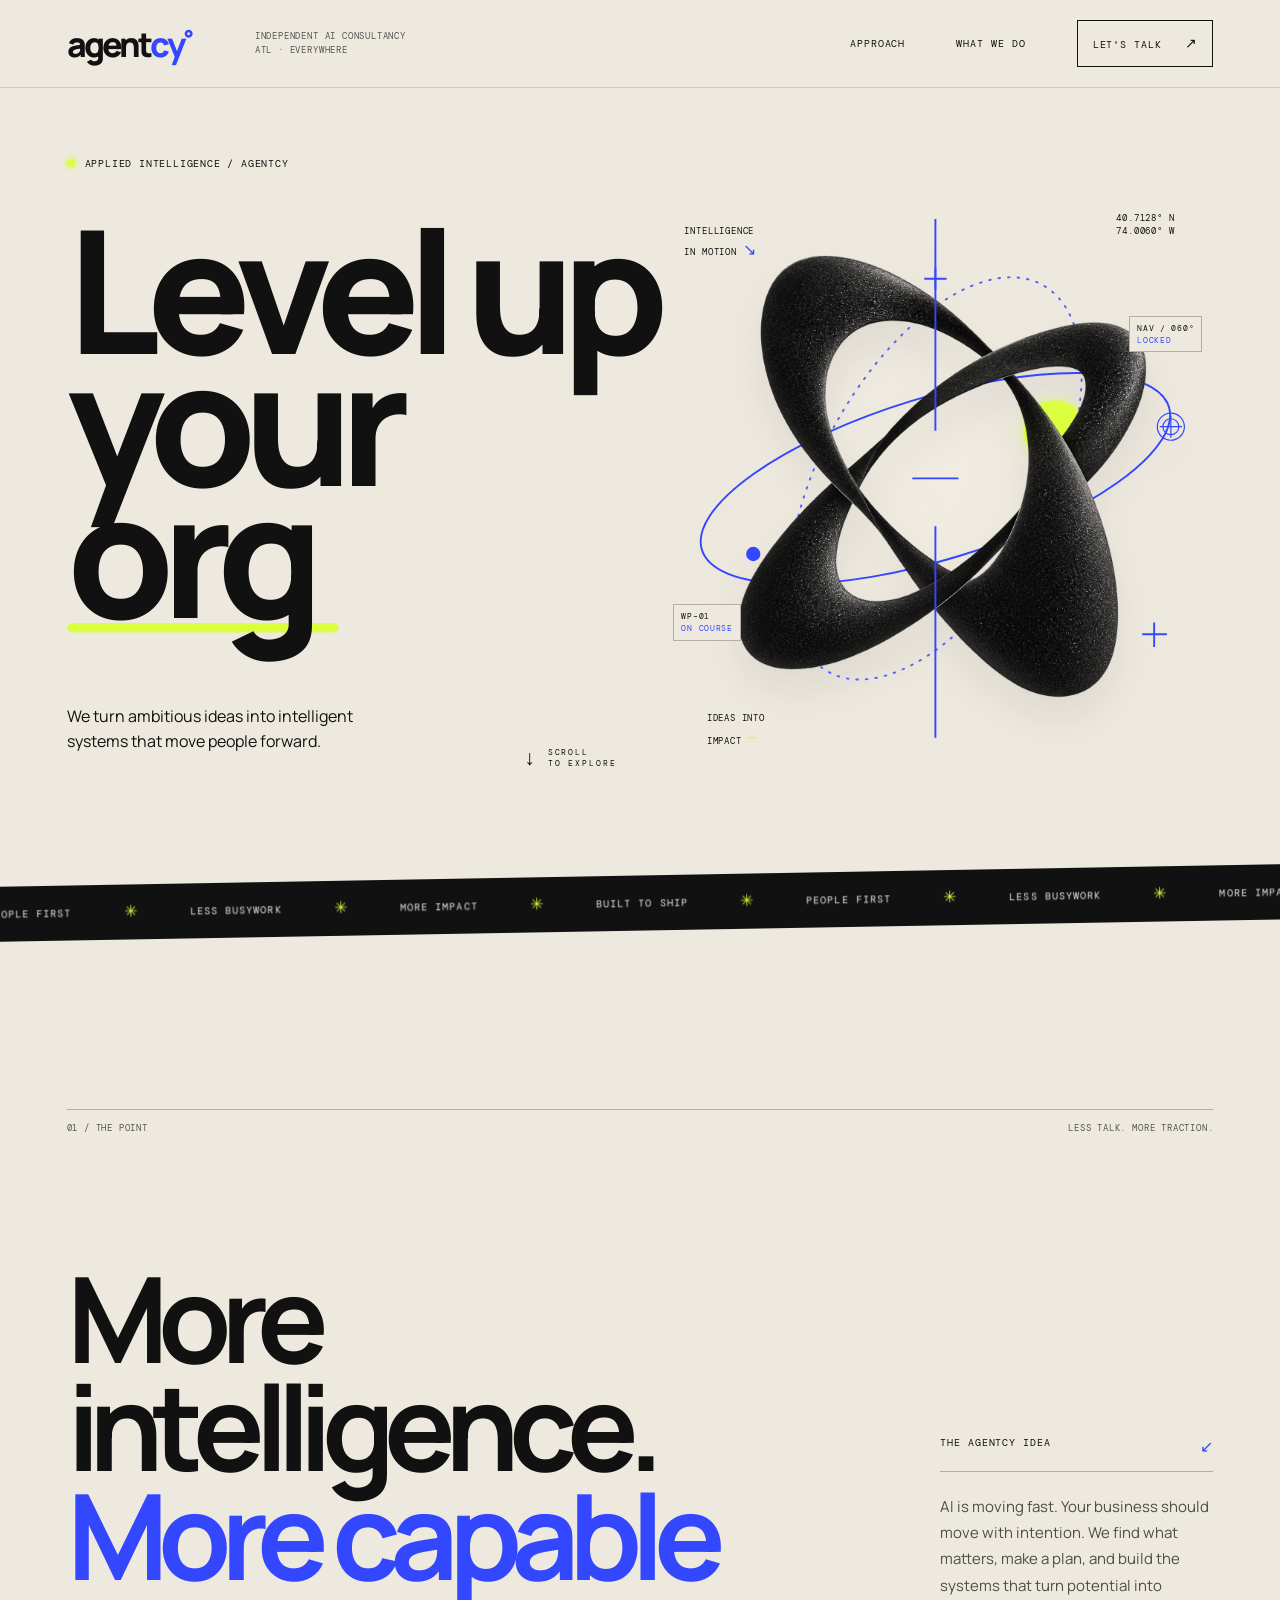
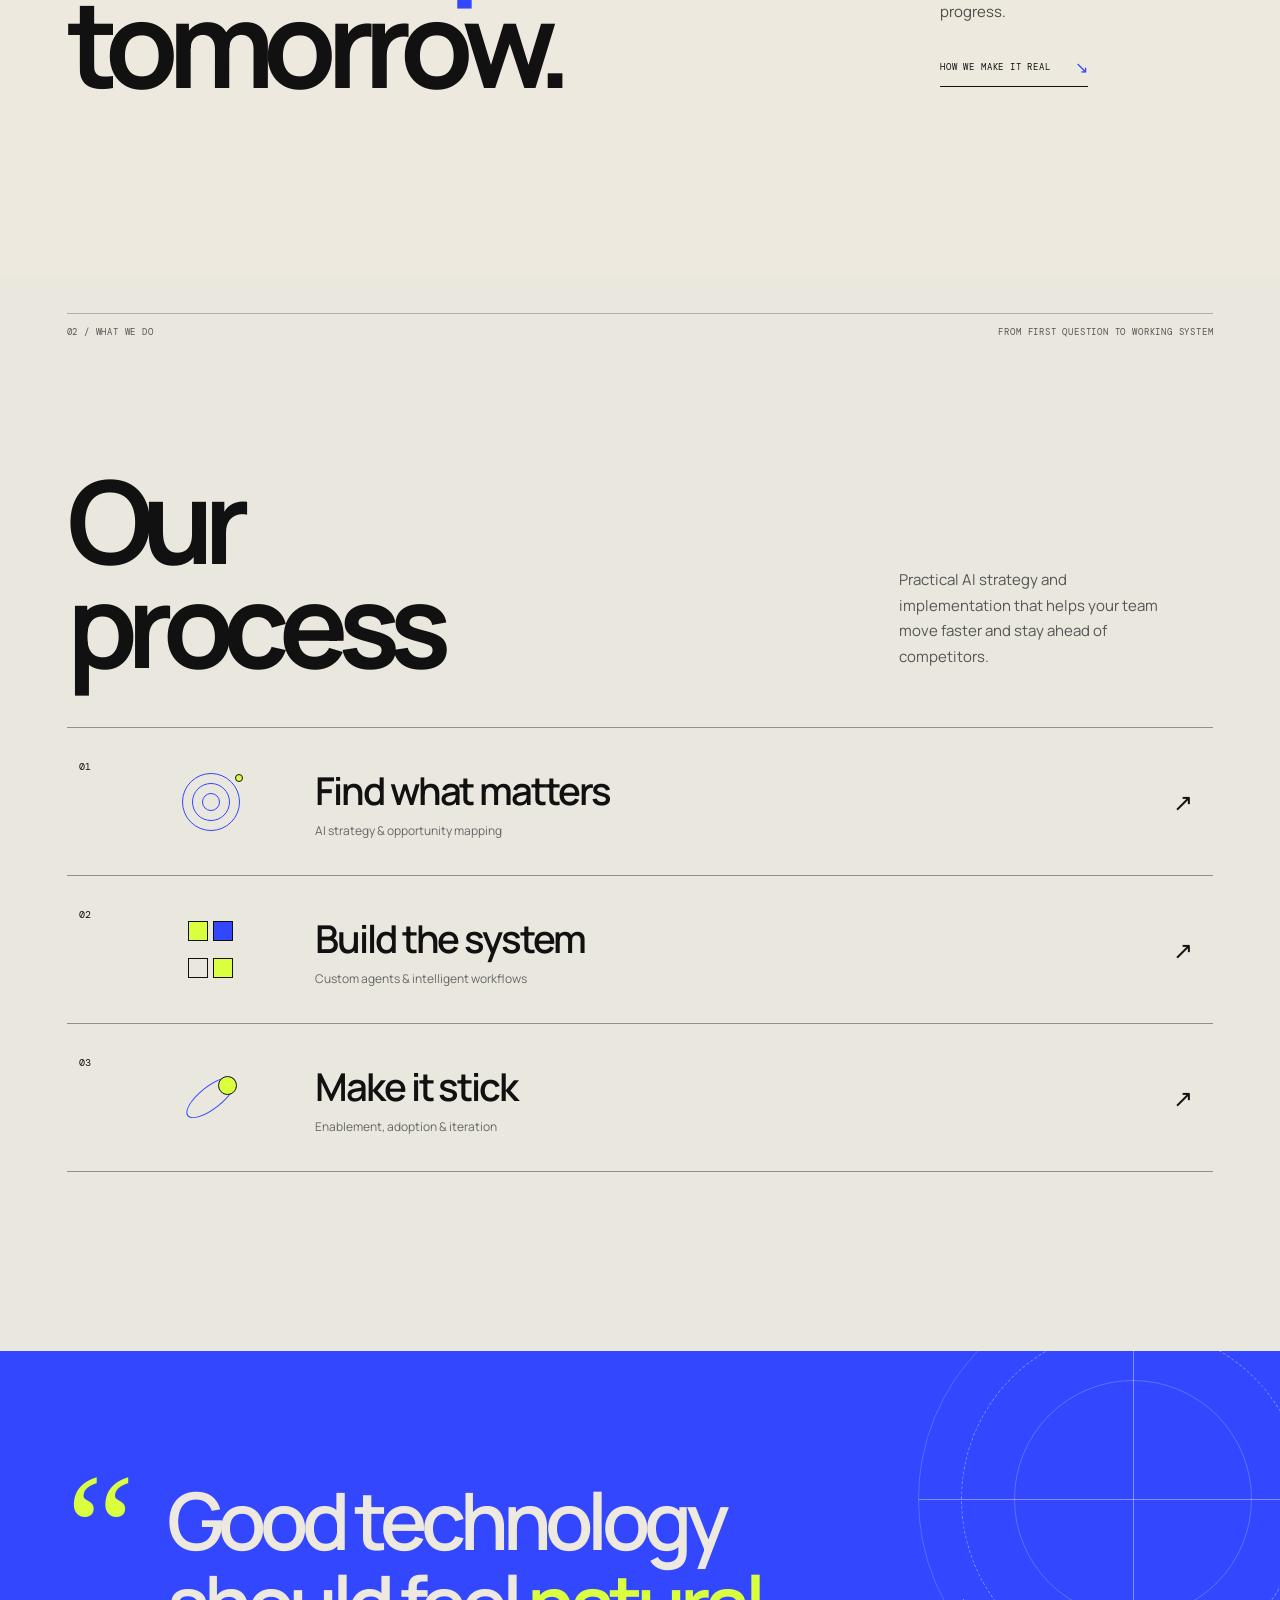
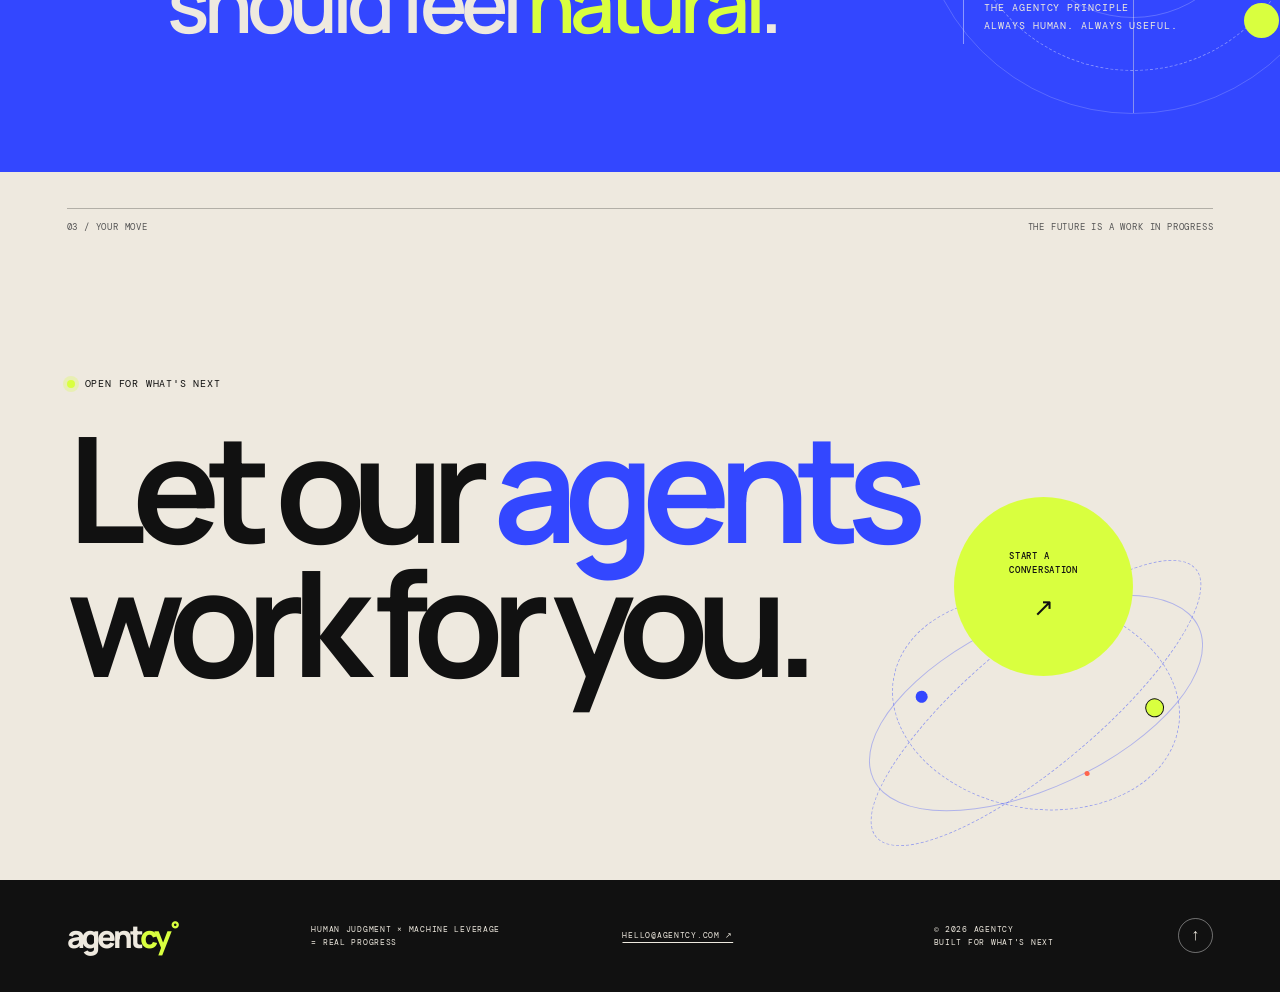
<file: index.html>
<!doctype html>
<html lang="en">
  <head>
    <meta charset="utf-8" />
    <meta name="viewport" content="width=device-width, initial-scale=1" />
    <meta name="theme-color" content="#eee9df" />
    <meta name="description" content="Agentcy puts artificial intelligence to work for a brighter working world." />
    <title>Agentcy — AI, put to work.</title>
    <link rel="preconnect" href="https://fonts.googleapis.com" />
    <link rel="preconnect" href="https://fonts.gstatic.com" crossorigin />
    <link href="https://fonts.googleapis.com/css2?family=DM+Mono:wght@400;500&family=Manrope:wght@400;500;600;700;800&display=swap" rel="stylesheet" />
    <link rel="stylesheet" href="styles.css" />
    <script src="motion.js" defer></script>
  </head>
  <body>
    <div class="site-shell">
      <div class="topbar-anchor">
        <header class="topbar">
          <a class="wordmark matrix-wordmark" href="#top" aria-label="Agentcy home"><span class="matrix-word" aria-hidden="true"><span class="matrix-char" data-final="a"><span class="matrix-code">0</span><span class="matrix-final">a</span></span><span class="matrix-char" data-final="g"><span class="matrix-code">1</span><span class="matrix-final">g</span></span><span class="matrix-char" data-final="e"><span class="matrix-code">7</span><span class="matrix-final">e</span></span><span class="matrix-char" data-final="n"><span class="matrix-code">4</span><span class="matrix-final">n</span></span><span class="matrix-char" data-final="t"><span class="matrix-code">0</span><span class="matrix-final">t</span></span><span class="matrix-char brand-cy" data-final="c"><span class="matrix-code">1</span><span class="matrix-final">c</span></span><span class="matrix-char brand-cy" data-final="y"><span class="matrix-code">9</span><span class="matrix-final">y</span></span></span><span class="mark-dot">°</span></a>
          <span class="topbar-note mono">INDEPENDENT AI CONSULTANCY<br />ATL · EVERYWHERE</span>
          <nav class="topnav mono" aria-label="Main navigation">
            <a href="#approach">APPROACH</a>
            <a href="#services">WHAT WE DO</a>
            <a class="nav-contact" href="#contact">LET'S TALK <span>↗</span></a>
          </nav>
          <button class="menu-toggle" aria-label="Open navigation" aria-expanded="false"><i></i><i></i></button>
        </header>
      </div>

      <main id="top">
        <section class="hero section-frame" aria-labelledby="hero-title">
          <div class="hero-copy">
            <p class="eyebrow mono"><span class="live-dot"></span> APPLIED INTELLIGENCE / AGENTCY</p>
          <h1 id="hero-title"><span class="hero-headline-nowrap">Level up</span><br />your <span class="underlined-word">org<svg class="underline-arrow" viewBox="0 0 250 90" preserveAspectRatio="none" aria-hidden="true" focusable="false"><path class="underline-base" d="M 0 76 H 170" /><path class="underline-arrow-path" d="M 170 76 H 185 C 196 76 200 70 200 60 V 25" /><path class="underline-arrow-head" d="M 193 34 L 200 25 L 207 34" /></svg></span></h1>
            <div class="hero-bottomline">
              <div class="hero-morph">
                <p class="hero-morph-source">We turn ambitious ideas into intelligent systems that move people forward.</p>
                <span class="hero-morph-glitch glitch-blue" aria-hidden="true">We turn ambitious ideas into intelligent systems that move people forward.</span>
                <span class="hero-morph-glitch glitch-lime" aria-hidden="true">We turn ambitious ideas into intelligent systems that move people forward.</span>
                <span class="hero-morph-logo" aria-hidden="true">agent<span class="logo-cy">cy</span><span class="hero-morph-logo-mark">°</span></span>
              </div>
              <a class="round-link mono" href="#approach" aria-label="Scroll to discover">↓ <span>SCROLL<br />TO EXPLORE</span></a>
            </div>
          </div>
          <div class="hero-art motion-stage" data-motion="hero" aria-label="Animated Agentcy orbital ribbon sculpture">
            <div class="art-caption mono caption-top">INTELLIGENCE<br />IN MOTION <span>↘</span></div>
            <div class="art-coordinate mono">40.7128° N<br />74.0060° W</div>
            <svg class="orbital-art" viewBox="0 0 700 700" preserveAspectRatio="xMidYMid meet" role="img" aria-hidden="true">
              <defs>
                <radialGradient id="agentcy-signal-lime" cx="34%" cy="26%">
                  <stop offset="0" stop-color="#f4ffad" />
                  <stop offset=".36" stop-color="#d9ff3f" />
                  <stop offset="1" stop-color="#b2d51d" />
                </radialGradient>
                <filter id="agentcy-orb-grain" x="-15%" y="-15%" width="130%" height="130%">
                  <feTurbulence type="fractalNoise" baseFrequency=".72" numOctaves="2" seed="7" result="noise" />
                  <feColorMatrix in="noise" type="saturate" values="0" result="mono" />
                  <feComponentTransfer><feFuncA type="table" tableValues="0 .16" /></feComponentTransfer>
                  <feComposite in="SourceGraphic" operator="over" />
                </filter>
              </defs>
              <g class="orbit-drift">
                <ellipse class="orbit-line" cx="350" cy="350" rx="307" ry="102" transform="rotate(-17 350 350)" />
                <ellipse class="orbit-line orbit-line-dash orbit-blue-b" cx="350" cy="350" rx="143" ry="278" transform="rotate(29 350 350)" />
              </g>
              <g class="orbital-node"><g class="orb-float" transform="translate(0 0)"><circle class="waypoint waypoint-lime" cx="500" cy="291" r="39" /><circle cx="489" cy="280" r="4" fill="#f8ffca" opacity=".54" /><circle cx="520" cy="300" r="2" fill="#8fae13" opacity=".42" /><circle cx="483" cy="306" r="1.5" fill="#8fae13" opacity=".48" /></g></g>
              <image href="assets/agentcy-ribbon-art.png" x="57" y="58" width="586" height="586" preserveAspectRatio="xMidYMid meet" />
              <path class="orbit-line" d="M350 24v266M350 410v266" stroke-width="1.4" />
              <path class="orbit-line" d="M321 350h58M336 99h28M350 85v28M610 546h31M625 531v31" stroke-width="1.4" />
              <g class="waypoints">
                <circle class="waypoint waypoint-blue" cx="121" cy="445" r="9" />
                <g fill="none" stroke="#3347ff" stroke-width="1.5"><circle cx="646" cy="285" r="17" /><circle cx="646" cy="285" r="10" /><path d="M632 285h28M646 271v28" /></g>
              </g>
            </svg>
            <span class="hud-label mono hud-label-a">NAV / 060°<br /><b>LOCKED</b></span>
            <span class="hud-label mono hud-label-b">WP–01<br /><b>ON COURSE</b></span>
            <div class="art-caption mono caption-bottom">IDEAS INTO<br />IMPACT <span>—</span></div>
          </div>
        </section>

        <section class="ticker" aria-label="Agentcy capabilities">
          <div class="ticker-track mono" aria-hidden="true">
            <div class="ticker-group"><span>PEOPLE FIRST</span><b>✳</b><span>LESS BUSYWORK</span><b>✳</b><span>MORE IMPACT</span><b>✳</b><span>BUILT TO SHIP</span><b>✳</b></div>
          </div>
        </section>

        <section class="manifesto section-frame" id="approach">
          <div class="section-kicker mono"><span>01 / THE POINT</span><span>LESS TALK. MORE TRACTION.</span></div>
          <div class="manifesto-content">
            <h2>More <span class="matrix-scroll-word" data-matrix-word aria-label="intelligence">intelligence</span>.<br /><span class="outline-text">More <span class="matrix-scroll-word" data-matrix-word data-matrix-delay="180" aria-label="capable">capable</span></span><br /><span class="scroll-glitch-word" data-scroll-glitch data-from="tomorrow." data-to="today." aria-label="tomorrow.">tomorrow.</span></h2>
            <div class="manifesto-aside">
              <p class="aside-tag mono">THE AGENTCY IDEA <span>↙</span></p>
              <p>AI is moving fast. Your business should move with intention. We find what matters, make a plan, and build the systems that turn potential into progress.</p>
              <a href="#services" class="text-link mono">HOW WE MAKE IT REAL <span>↘</span></a>
            </div>
          </div>
        </section>

        <section class="services section-frame" id="services">
          <div class="section-kicker mono"><span>02 / WHAT WE DO</span><span>FROM FIRST QUESTION TO WORKING SYSTEM</span></div>
          <div class="services-heading"><h2>Our<br /><span class="matrix-scroll-word" data-matrix-word aria-label="process">process</span></h2><p>Practical AI strategy and implementation that helps your team move faster and stay ahead of competitors.</p></div>
          <div class="service-list">
            <article class="service-card motion-card">
              <span class="service-no mono">01</span><div class="service-symbol symbol-scan"><i></i><i></i><i></i><b></b></div>
              <div class="service-name"><h3>Find what matters</h3><p>AI strategy & opportunity mapping</p></div><span class="service-arrow">↗</span>
              <span class="card-hud mono">SCAN COMPLETE / 100%</span>
            </article>
            <article class="service-card motion-card">
              <span class="service-no mono">02</span><div class="service-symbol symbol-grid"><i></i><i></i><i></i><i></i></div>
              <div class="service-name"><h3>Build the system</h3><p>Custom agents & intelligent workflows</p></div><span class="service-arrow">↗</span>
              <span class="card-hud mono">SYSTEM STATUS / READY</span>
            </article>
            <article class="service-card motion-card">
              <span class="service-no mono">03</span><div class="service-symbol symbol-orbit"><i></i><b></b></div>
              <div class="service-name"><h3>Make it stick</h3><p>Enablement, adoption & iteration</p></div><span class="service-arrow">↗</span>
              <span class="card-hud mono">HUMAN LOOP / ACTIVE</span>
            </article>
          </div>
        </section>

        <section class="quote-band">
          <div class="quote-grid">
            <span class="quote-mark">“</span>
            <blockquote>Good technology should feel <em><span class="matrix-scroll-word" data-matrix-word aria-label="natural">natural</span></em>.</blockquote>
            <div class="quote-credit mono">THE AGENTCY PRINCIPLE<br />ALWAYS HUMAN. ALWAYS USEFUL.</div>
            <div class="quote-graphic" aria-hidden="true"><span></span><i></i><b></b></div>
          </div>
        </section>

        <section class="contact section-frame" id="contact">
          <div class="section-kicker mono"><span>03 / YOUR MOVE</span><span>THE FUTURE IS A WORK IN PROGRESS</span></div>
          <div class="contact-content">
            <div><p class="eyebrow mono"><span class="live-dot"></span> OPEN FOR WHAT'S NEXT</p><h2>Let our <span class="matrix-scroll-word" data-matrix-word aria-label="agents">agents</span><br />work for you.</h2></div>
            <a href="mailto:hello@agentcy.com" class="contact-button"><span>START A<br />CONVERSATION</span><b>↗</b></a>
          </div>
          <div class="contact-orbit" aria-hidden="true"><i></i><b></b><span></span></div>
        </section>
      </main>

      <footer class="footer mono">
        <a class="footer-logo" href="#top">agent<span class="logo-cy">cy</span><span class="mark-dot">°</span></a>
        <span>HUMAN JUDGMENT × MACHINE LEVERAGE<br />= REAL PROGRESS</span>
        <a href="mailto:hello@agentcy.com">HELLO@AGENTCY.COM ↗</a>
        <span>© 2026 AGENTCY<br />BUILT FOR WHAT'S NEXT</span>
        <a class="back-top" href="#top" aria-label="Back to top">↑</a>
      </footer>
      <div class="scroll-meter" aria-hidden="true"><span></span></div>
    </div>
  </body>
</html>
</file>
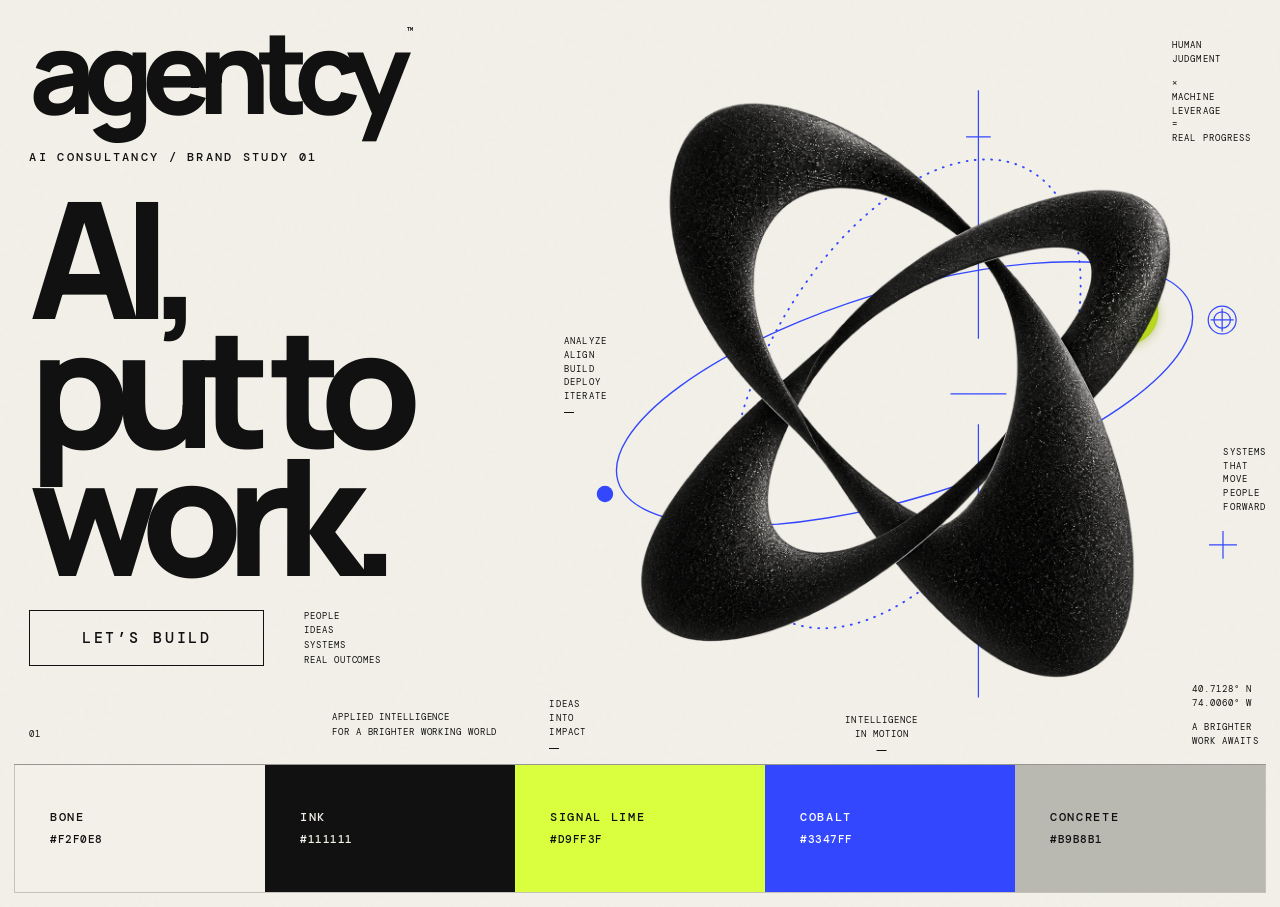
<file: faithful-mockup.html>
<!doctype html>
<html lang="en">
<head>
  <meta charset="utf-8" />
  <meta name="viewport" content="width=device-width, initial-scale=1" />
  <meta name="theme-color" content="#f2f0e8" />
  <title>Agentcy — Brand Study 01</title>
  <link rel="preconnect" href="https://fonts.googleapis.com" />
  <link rel="preconnect" href="https://fonts.gstatic.com" crossorigin />
  <link href="https://fonts.googleapis.com/css2?family=DM+Mono:wght@400;500&family=Manrope:wght@400;500;600;700;800&display=swap" rel="stylesheet" />
  <style>
    :root{--bone:#f2f0e8;--ink:#111111;--lime:#d9ff3f;--blue:#3347ff;--concrete:#b9b8b1;--mono:'DM Mono',monospace;--sans:'Manrope',Arial,sans-serif}
    *{box-sizing:border-box}html{background:var(--bone);scroll-behavior:smooth}body{margin:0;color:var(--ink);font-family:var(--sans);background:var(--bone)}
    .page{max-width:1700px;margin:auto;padding:24px 14px 14px;position:relative;isolation:isolate}.page:before{content:"";position:absolute;inset:0;z-index:-1;opacity:.105;pointer-events:none;background-image:url("data:image/svg+xml,%3Csvg viewBox='0 0 180 180' xmlns='http://www.w3.org/2000/svg'%3E%3Cfilter id='n'%3E%3CfeTurbulence type='fractalNoise' baseFrequency='.87' numOctaves='3' stitchTiles='stitch'/%3E%3C/filter%3E%3Crect width='100%25' height='100%25' filter='url(%23n)' opacity='.22'/%3E%3C/svg%3E");mix-blend-mode:multiply}
    .hero{min-height:min(56vw,860px);display:grid;grid-template-columns:41% 59%;border-bottom:1px solid #1116;position:relative}.left{padding:0 30px 24px 3%;display:flex;flex-direction:column;min-width:0}.brand{font-size:clamp(68px,8.9vw,144px);line-height:.83;letter-spacing:-.105em;font-weight:800;white-space:nowrap;margin:0 0 30px}.brand sup{font:500 10px var(--mono);letter-spacing:0;vertical-align:top;margin-left:8px}.study{font:500 12px/1.4 var(--mono);letter-spacing:.19em;margin:0 0 28px}.headline{font-size:clamp(76px,12.7vw,202px);line-height:.79;letter-spacing:-.105em;font-weight:800;margin:0 0 auto;max-width:620px}.headline .comma{letter-spacing:-.14em}.headline .last{white-space:nowrap}.action-row{display:flex;align-items:center;gap:40px;margin-top:30px}.button{font:500 15px var(--mono);letter-spacing:.19em;text-decoration:none;color:var(--ink);border:1px solid var(--ink);padding:17px 27px;display:inline-flex;align-items:center;justify-content:center;min-width:235px;transition:background .2s,color .2s}.button:hover{background:var(--ink);color:var(--bone)}.action-note,.footer-note{font:9px/1.65 var(--mono);letter-spacing:.1em}.action-note{margin:0}.index{font:9px var(--mono);letter-spacing:.1em;margin:auto 0 0}.left-foot{display:flex;justify-content:space-between;align-items:end;margin-top:42px;gap:18px}.footer-note{max-width:290px;margin:0}
    .right{position:relative;min-width:0;overflow:hidden}.art-stage{position:absolute;inset:0;display:grid;place-items:center}.ribbon{position:absolute;width:min(82%,720px);height:auto;max-height:91%;object-fit:contain;filter:contrast(1.04);animation:float 9s ease-in-out infinite;z-index:1}.orbits{position:absolute;width:100%;height:100%;inset:0;overflow:visible}.orbit-solid{fill:none;stroke:var(--blue);stroke-width:1.65}.orbit-dashed{fill:none;stroke:var(--blue);stroke-width:2.3;stroke-dasharray:1 9;stroke-linecap:round}.cross{stroke:var(--blue);stroke-width:1.5}.satellite-path{transform-origin:60% 49%;animation:orbit 17s linear infinite}.satellite{filter:drop-shadow(0 2px 6px #899c1570)}.satellite-core{fill:url(#limeOrb);stroke:#accd28;stroke-width:.65}.sat-grain{fill:url(#orbNoise);opacity:.24;mix-blend-mode:multiply}.sat-highlight{fill:#fff9;filter:blur(5px)}.blue-dot{fill:var(--blue)}.ring-target{fill:none;stroke:var(--blue);stroke-width:1.5}.margin-note{position:absolute;z-index:2;font:9px/1.55 var(--mono);letter-spacing:.12em}.margin-note b{display:block;font-weight:400;margin-top:10px}.n-top{right:2%;top:2%}.n-mid{left:5%;top:42%}.n-right{right:0;top:57%}.n-bottom{left:3%;bottom:2%}.n-coord{right:1%;bottom:2%}.n-caption{left:48%;bottom:1.7%;text-align:center;transform:translateX(-50%)}.n-caption:after,.margin-note:not(.n-top):not(.n-right):not(.n-coord):not(.n-caption):after{content:"";display:block;width:10px;border-top:1px solid currentColor;margin:8px auto 0}.n-mid:after,.n-bottom:after{margin-left:0!important}.scale-mark{position:absolute;left:50%;top:50%;width:78px;height:78px;transform:translate(-50%,-50%);opacity:.75}.scale-mark:before,.scale-mark:after{content:"";position:absolute;background:var(--blue)}.scale-mark:before{height:1px;width:100%;top:50%}.scale-mark:after{width:1px;height:100%;left:50%}
    .palette{height:128px;display:grid;grid-template-columns:repeat(5,1fr);border:1px solid #1113;border-top:0}.swatch{padding:0 14%;display:flex;flex-direction:column;justify-content:center;gap:7px;font:500 12px/1.3 var(--mono);letter-spacing:.14em}.swatch span{font-size:11px;letter-spacing:.05em}.swatch.bone{background:var(--bone)}.swatch.ink{background:var(--ink);color:var(--bone)}.swatch.lime{background:var(--lime)}.swatch.blue{background:var(--blue);color:white}.swatch.concrete{background:var(--concrete)}
    @keyframes orbit{from{transform:rotate(0deg)}to{transform:rotate(360deg)}}@keyframes float{0%,100%{transform:translateY(0) rotate(-.3deg)}50%{transform:translateY(-8px) rotate(.3deg)}}
    @media(min-width:1500px){.headline{font-size:202px}.brand{font-size:144px}}
    @media(max-width:900px){.page{padding:17px 12px 12px}.hero{min-height:auto;grid-template-columns:1fr}.left{padding:0 5% 25px;min-height:660px}.brand{font-size:clamp(72px,15vw,130px);margin-bottom:20px}.study{margin-bottom:24px}.headline{font-size:clamp(88px,19vw,170px);margin:0;max-width:none}.action-row{margin-top:auto}.left-foot{margin-top:35px}.index{position:absolute;bottom:22px;left:5%}.right{height:clamp(460px,95vw,760px);border-top:1px solid #1113}.ribbon{width:min(88%,650px)}.margin-note{font-size:8px}.n-top{right:2%;top:3%}.n-right{right:2%}.n-mid{left:2%}.palette{height:100px}.swatch{padding:0 9%;font-size:10px}.swatch span{font-size:9px}}
    @media(max-width:560px){.left{min-height:570px;padding-left:4%;padding-right:4%}.brand{font-size:17vw}.study{font-size:9px;letter-spacing:.14em}.headline{font-size:clamp(74px,20vw,115px)}.action-row{gap:15px}.button{min-width:0;padding:15px 17px;font-size:12px}.action-note{font-size:8px}.right{height:112vw;min-height:420px;max-height:560px}.ribbon{width:104%;max-width:none}.margin-note{font-size:7px}.n-top{top:2%;right:2%}.n-mid{left:2%;top:43%}.n-right{right:1%;top:61%}.n-caption{bottom:2%}.n-coord{bottom:2%;right:1%}.palette{grid-template-columns:repeat(5,1fr);height:78px}.swatch{padding:0 4%;gap:4px;font-size:7px;letter-spacing:.04em}.swatch span{font-size:7px}.left-foot{margin-top:28px}.footer-note{font-size:7px}.index{font-size:8px}}
    @media(prefers-reduced-motion:reduce){*,*:before,*:after{animation-duration:.01ms!important;animation-iteration-count:1!important;scroll-behavior:auto!important;transition:none!important}}
  </style>
</head>
<body>
  <main class="page">
    <section class="hero" aria-label="Agentcy brand study">
      <div class="left">
        <h1 class="brand">agentcy<sup>™</sup></h1>
        <p class="study">AI CONSULTANCY / BRAND STUDY 01</p>
        <p class="headline">AI<span class="comma">,</span><br />put to<br /><span class="last">work.</span></p>
        <div class="action-row"><a class="button" href="mailto:hello@agentcy.com">LET’S BUILD</a><p class="action-note">PEOPLE<br />IDEAS<br />SYSTEMS<br />REAL OUTCOMES</p></div>
        <div class="left-foot"><span class="index">01</span><p class="footer-note">APPLIED INTELLIGENCE<br />FOR A BRIGHTER WORKING WORLD</p></div>
      </div>
      <div class="right">
        <span class="margin-note n-top">HUMAN<br />JUDGMENT<br /><b>×</b>MACHINE<br />LEVERAGE<br />=<br />REAL PROGRESS</span>
        <span class="margin-note n-mid">ANALYZE<br />ALIGN<br />BUILD<br />DEPLOY<br />ITERATE</span>
        <span class="margin-note n-right">SYSTEMS<br />THAT<br />MOVE<br />PEOPLE<br />FORWARD</span>
        <span class="margin-note n-bottom">IDEAS<br />INTO<br />IMPACT</span>
        <span class="margin-note n-caption">INTELLIGENCE<br />IN MOTION</span>
        <span class="margin-note n-coord">40.7128° N<br />74.0060° W<br /><b>A BRIGHTER<br />WORK AWAITS</b></span>
        <div class="art-stage">
          <img class="ribbon" src="assets/agentcy-ribbon-art.png" alt="Interwoven textured black ribbon sculpture" />
          <svg class="orbits" viewBox="0 0 900 780" preserveAspectRatio="xMidYMid meet" aria-hidden="true">
            <defs>
              <radialGradient id="limeOrb" cx="35%" cy="28%"><stop offset="0" stop-color="#f3ff9e"/><stop offset=".32" stop-color="#dfff4b"/><stop offset="1" stop-color="#b7d81d"/></radialGradient>
              <filter id="orbNoise"><feTurbulence type="fractalNoise" baseFrequency=".8" numOctaves="2"/><feColorMatrix values=".3 0 0 0 0 .3 0 0 0 0 .1 0 0 0 0 0 0 0 .25 0"/></filter>
            </defs>
            <ellipse class="orbit-solid" cx="460" cy="390" rx="365" ry="126" transform="rotate(-17 460 390)"/>
            <ellipse class="orbit-dashed" cx="460" cy="390" rx="174" ry="312" transform="rotate(29 460 390)"/>
            <path class="cross" d="M550 20v303M550 427v333M516 390h68M535 77h30M550 62v30M831 574h34M848 557v34"/>
            <g class="satellite-path"><g class="satellite" transform="translate(730 291)"><circle class="satellite-core" r="39"/><circle class="sat-grain" r="37"/><ellipse class="sat-highlight" cx="-9" cy="-15" rx="10" ry="6"/><circle cx="-21" cy="9" r="1.6" fill="#8ea522" opacity=".55"/><circle cx="16" cy="-3" r="1.2" fill="#8ea522" opacity=".55"/></g></g>
            <circle class="blue-dot" cx="95" cy="512" r="10"/>
            <g transform="translate(847 300)"><circle class="ring-target" r="17"/><circle class="ring-target" r="10"/><path class="cross" d="M-14 0h28M0-14v28"/></g>
            <g class="scale-mark" transform="translate(0 0)"></g>
          </svg>
        </div>
      </div>
    </section>
    <section class="palette" aria-label="Brand color palette">
      <div class="swatch bone">BONE<span>#F2F0E8</span></div><div class="swatch ink">INK<span>#111111</span></div><div class="swatch lime">SIGNAL LIME<span>#D9FF3F</span></div><div class="swatch blue">COBALT<span>#3347FF</span></div><div class="swatch concrete">CONCRETE<span>#B9B8B1</span></div>
    </section>
  </main>
</body>
</html>
</file>
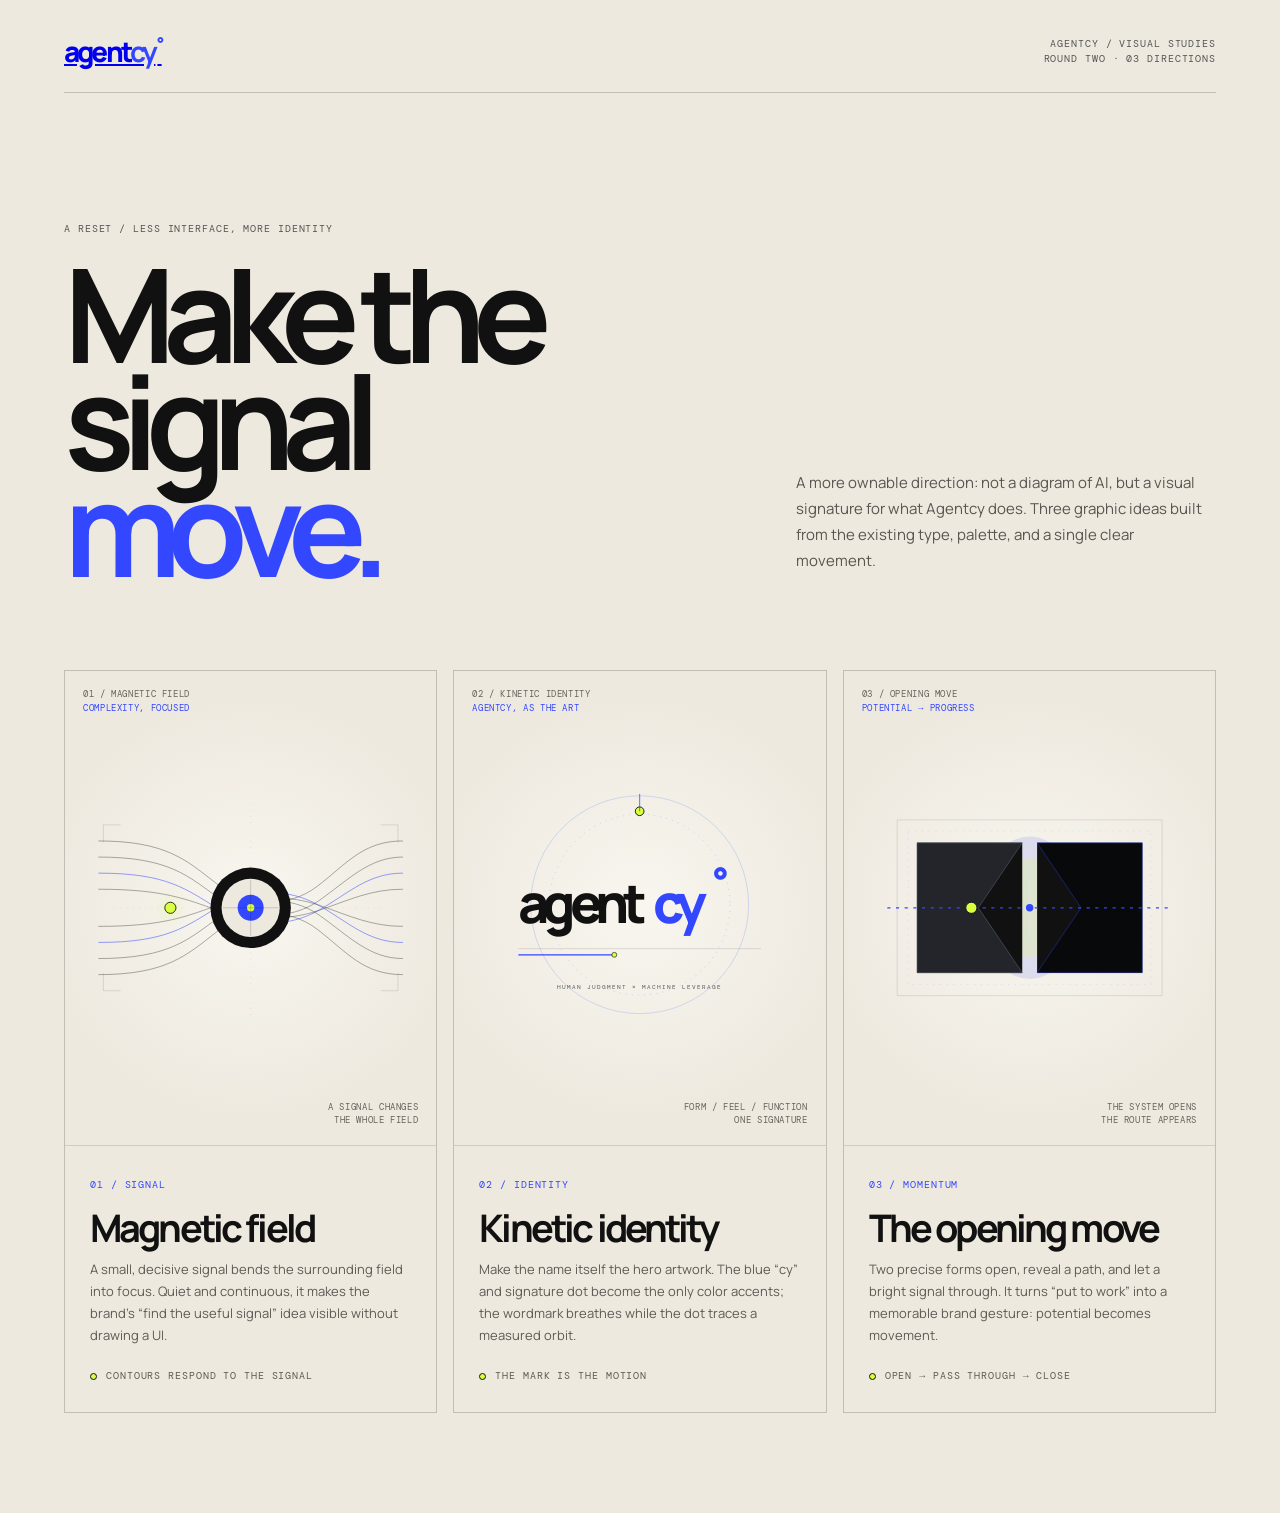
<file: graphic-directions-round-two.html>
<!doctype html>
<html lang="en">
<head>
  <meta charset="utf-8" />
  <meta name="viewport" content="width=device-width, initial-scale=1" />
  <meta name="theme-color" content="#eee9df" />
  <title>Agentcy — Visual Directions, Round Two</title>
  <link rel="preconnect" href="https://fonts.googleapis.com" />
  <link rel="preconnect" href="https://fonts.gstatic.com" crossorigin />
  <link href="https://fonts.googleapis.com/css2?family=DM+Mono:wght@400;500&family=Manrope:wght@400;500;600;700;800&display=swap" rel="stylesheet" />
  <style>
    :root{--bone:#eee9df;--ink:#111;--blue:#3347ff;--yellow:#d9ff3f;--mono:'DM Mono',monospace;--sans:'Manrope',Arial,sans-serif;--ease:cubic-bezier(.2,.72,.2,1)}
    *{box-sizing:border-box}html{background:var(--bone);scroll-behavior:smooth}body{margin:0;background:var(--bone);color:var(--ink);font-family:var(--sans)}
    main{max-width:1500px;margin:auto;padding:32px clamp(22px,5vw,76px) 100px}.top{display:flex;justify-content:space-between;align-items:center;padding:0 0 22px;border-bottom:1px solid #1113}.logo{font-size:28px;font-weight:800;letter-spacing:-.1em}.logo b{color:var(--blue)}.logo sup{font-size:.58em;vertical-align:top;color:var(--blue);margin-left:2px}.mono{font:10px/1.55 var(--mono);letter-spacing:.09em}.meta{text-align:right;color:#555}
    .intro{padding:clamp(62px,10vw,142px) 0 clamp(45px,7vw,90px);display:grid;grid-template-columns:1.2fr .8fr;align-items:end;gap:30px}.eyebrow{color:#555;margin:0 0 23px}.intro h1{font-size:clamp(56px,10.2vw,142px);line-height:.82;letter-spacing:-.1em;font-weight:700;margin:0}.intro h1 span{color:var(--blue)}.intro-copy{font-size:15px;line-height:1.75;color:#57554f;max-width:420px;margin:0 0 6px auto}
    .directions{display:grid;grid-template-columns:repeat(3,minmax(0,1fr));gap:16px}.direction{min-width:0;border:1px solid #1113;background:#eee9df;overflow:hidden}.art{height:clamp(300px,37vw,500px);position:relative;overflow:hidden;display:grid;place-items:center;background:radial-gradient(circle at 50% 50%,#f8f6ef 0,#eee9df 70%)}svg{width:100%;height:100%;overflow:visible}.tag{position:absolute;z-index:2;font:9px/1.5 var(--mono);letter-spacing:.07em;color:#67645d}.tag.left{left:18px;top:17px}.tag.right{right:18px;bottom:17px;text-align:right}.tag strong{color:var(--blue);font-weight:400}.copy{padding:25px 25px 28px;border-top:1px solid #1112}.num{color:var(--blue)}.copy h2{font-size:clamp(25px,3vw,38px);line-height:.98;letter-spacing:-.075em;margin:16px 0 12px}.copy p{font-size:13px;line-height:1.7;color:#5d5a54;margin:0;max-width:420px}.motion{display:flex;align-items:center;gap:9px;margin-top:22px;color:#5d5a54}.motion i{display:block;width:7px;height:7px;border-radius:50%;background:var(--yellow);border:1px solid var(--ink)}
    /* 01: contour field, moved by a soft magnetic center */
    .field-line{fill:none;stroke:#111;stroke-width:1.15;stroke-opacity:.48}.field-line.blue{stroke:var(--blue);stroke-opacity:.72}.field-ticks{fill:none;stroke:#111;stroke-opacity:.18;stroke-width:1}.field-core{transform-origin:300px 250px;animation:core-breathe 4.8s ease-in-out infinite}.field-pulse{filter:drop-shadow(0 0 10px #d9ff3f88)}
    /* 02: the identity itself is the composition */
    .type-mark{font:800 87px/1 var(--sans);letter-spacing:-.12em;fill:var(--ink)}.type-blue{fill:var(--blue)}.type-dot{font:800 57px/1 var(--sans);fill:var(--blue)}.type-outline{fill:none;stroke:var(--blue);stroke-width:1;opacity:.28}.typeword{transform-origin:300px 246px;animation:type-settle 5s var(--ease) infinite}.type-cy{transform-origin:399px 243px;animation:cy-pulse 3.6s ease-in-out infinite}.type-dot-orbit{transform-origin:300px 246px;animation:spin 9s linear infinite}
    /* 03: a heavy folded strip that opens a route */
    .hinge-left{transform-origin:300px 250px;animation:hinge-left 5.8s var(--ease) infinite}.hinge-right{transform-origin:300px 250px;animation:hinge-right 5.8s var(--ease) infinite}.hinge-glow{transform-origin:300px 250px;animation:aperture 5.8s var(--ease) infinite}.hinge-route{fill:none;stroke:var(--blue);stroke-width:2;stroke-dasharray:5 9;animation:dash 1.8s linear infinite}
    @keyframes spin{to{transform:rotate(360deg)}}@keyframes core-breathe{0%,100%{transform:scale(.96)}50%{transform:scale(1.04)}}@keyframes type-settle{0%,100%{transform:translateY(0) scale(1)}50%{transform:translateY(-5px) scale(1.025)}}@keyframes cy-pulse{0%,100%{opacity:1}50%{opacity:.65}}@keyframes hinge-left{0%,100%{transform:rotateY(0)}46%,63%{transform:rotateY(-12deg)}}@keyframes hinge-right{0%,100%{transform:rotateY(0)}46%,63%{transform:rotateY(12deg)}}@keyframes aperture{0%,35%,100%{opacity:.16;transform:scale(.72)}48%,67%{opacity:1;transform:scale(1)}}@keyframes dash{to{stroke-dashoffset:-56}}
    @media(max-width:900px){.intro{grid-template-columns:1fr}.intro-copy{margin:25px 0 0;max-width:500px}.directions{grid-template-columns:1fr}.art{height:min(82vw,490px)}.copy h2{font-size:34px}}
    @media(prefers-reduced-motion:reduce){*,*:before,*:after{animation-duration:.01ms!important;animation-iteration-count:1!important;scroll-behavior:auto!important}.type-mark,.type-dot{opacity:1}}
  </style>
</head>
<body>
  <main>
    <header class="top"><a class="logo" href="index.html">agent<b>cy</b><sup>°</sup></a><span class="mono meta">AGENTCY / VISUAL STUDIES<br />ROUND TWO · 03 DIRECTIONS</span></header>
    <section class="intro"><div><p class="mono eyebrow">A RESET / LESS INTERFACE, MORE IDENTITY</p><h1>Make the signal<br /><span>move.</span></h1></div><p class="intro-copy">A more ownable direction: not a diagram of AI, but a visual signature for what Agentcy does. Three graphic ideas built from the existing type, palette, and a single clear movement.</p></section>
    <section class="directions" aria-label="Three brand-first graphic directions">
      <article class="direction">
        <div class="art"><span class="tag left">01 / MAGNETIC FIELD<br /><strong>COMPLEXITY, FOCUSED</strong></span><span class="tag right">A SIGNAL CHANGES<br />THE WHOLE FIELD</span>
          <svg viewBox="0 0 600 500" role="img" aria-label="Black contour lines bend around a moving yellow signal and resolve into a blue route">
            <g class="field-ticks"><path d="M62 116h28M62 116v28M538 116h-28M538 116v28M62 384h28M62 384v-28M538 384h-28M538 384v-28"/><path d="M300 72v356M80 250h440" stroke-dasharray="1 9"/></g>
            <path class="field-line" d="M54 142C165 142 197 174 245 211s115 41 163 4 74-73 138-73"/><path class="field-line" d="M54 168c116 0 146 32 194 66s115 38 163 4 81-70 135-70"/><path class="field-line blue" d="M54 194c112 0 141 26 193 57s114 31 163 3 80-60 136-60"/><path class="field-line" d="M54 220c108 0 143 17 193 34s115 17 164 0 84-34 135-34"/><path class="field-line" d="M54 280c108 0 143-17 193-34s115-17 164 0 84 34 135 34"/><path class="field-line blue" d="M54 306c112 0 141-26 193-57s114-31 163-3 80 60 136 60"/><path class="field-line" d="M54 332c116 0 146-32 194-66s115-38 163-4 81 70 135 70"/><path class="field-line" d="M54 358c111 0 143-32 191-69s115-41 163-4 74 73 138 73"/>
            <g class="field-core"><circle cx="300" cy="250" r="65" fill="#111"/><circle cx="300" cy="250" r="47" fill="#eee9df"/><circle cx="300" cy="250" r="21" fill="#3347ff"/><circle cx="300" cy="250" r="6" fill="#d9ff3f"/><path d="M255 250h90M300 205v90" stroke="#111" stroke-opacity=".28"/></g>
            <circle class="field-pulse" r="9" fill="#d9ff3f" stroke="#111" stroke-width="1.4"><animateMotion dur="6s" repeatCount="indefinite" path="M54 250C159 250 211 250 245 250s110 0 157 0h144"/></circle>
          </svg>
        </div>
        <div class="copy"><span class="mono num">01 / SIGNAL</span><h2>Magnetic field</h2><p>A small, decisive signal bends the surrounding field into focus. Quiet and continuous, it makes the brand’s “find the useful signal” idea visible without drawing a UI.</p><span class="mono motion"><i></i> CONTOURS RESPOND TO THE SIGNAL</span></div>
      </article>

      <article class="direction">
        <div class="art"><span class="tag left">02 / KINETIC IDENTITY<br /><strong>AGENTCY, AS THE ART</strong></span><span class="tag right">FORM / FEEL / FUNCTION<br />ONE SIGNATURE</span>
          <svg viewBox="0 0 600 500" role="img" aria-label="The Agentcy wordmark becomes a kinetic typographic sculpture with its blue ending and orbiting signal dot">
            <circle cx="300" cy="245" r="176" class="type-outline"/><circle cx="300" cy="245" r="146" class="type-outline" stroke-dasharray="2 8"/>
            <g class="typeword"><text x="103" y="275" class="type-mark">agent</text><text x="321" y="275" class="type-mark type-blue type-cy">cy</text><text x="418" y="226" class="type-dot">°</text></g>
            <g class="type-dot-orbit"><circle cx="300" cy="94" r="7" fill="#d9ff3f" stroke="#111" stroke-width="1.5"/><path d="M300 94v-28" stroke="#3347ff" stroke-width="1.2"/></g>
            <path d="M104 316h392" stroke="#111" stroke-opacity=".2"/><path d="M104 326h155" stroke="#3347ff" stroke-width="2"/><circle cx="259" cy="326" r="4" fill="#d9ff3f" stroke="#111"/>
            <text x="300" y="382" text-anchor="middle" fill="#555" font-family="DM Mono,monospace" font-size="9" letter-spacing="1.6">HUMAN JUDGMENT × MACHINE LEVERAGE</text>
          </svg>
        </div>
        <div class="copy"><span class="mono num">02 / IDENTITY</span><h2>Kinetic identity</h2><p>Make the name itself the hero artwork. The blue “cy” and signature dot become the only color accents; the wordmark breathes while the dot traces a measured orbit.</p><span class="mono motion"><i></i> THE MARK IS THE MOTION</span></div>
      </article>

      <article class="direction">
        <div class="art"><span class="tag left">03 / OPENING MOVE<br /><strong>POTENTIAL → PROGRESS</strong></span><span class="tag right">THE SYSTEM OPENS<br />THE ROUTE APPEARS</span>
          <svg viewBox="0 0 600 500" role="img" aria-label="Two dark sculptural panels open to reveal a blue passage and yellow signal">
            <path d="M86 108h428v284H86z" fill="none" stroke="#111" stroke-opacity=".17"/><path d="M104 126h392v248H104z" fill="none" stroke="#3347ff" stroke-opacity=".18" stroke-dasharray="2 9"/>
            <ellipse cx="300" cy="250" rx="81" ry="115" fill="#3347ff" opacity=".13" class="hinge-glow"/><ellipse cx="300" cy="250" rx="49" ry="80" fill="#d9ff3f" opacity=".18" class="hinge-glow"/>
            <g class="hinge-left"><path d="M118 145h170v210H118z" fill="#111"/><path d="M118 145h170l-71 105 71 105H118z" fill="#23252b"/><path d="M118 145h170l-71 105 71 105H118z" fill="none" stroke="#555b65" stroke-width="1"/></g>
            <g class="hinge-right"><path d="M312 145h170v210H312z" fill="#111"/><path d="M482 145H312l71 105-71 105h170z" fill="#08090b"/><path d="M482 145H312l71 105-71 105h170z" fill="none" stroke="#3347ff" stroke-opacity=".6" stroke-width="1"/></g>
            <path d="M70 250h460" class="hinge-route"/><circle r="9" fill="#d9ff3f" stroke="#111" stroke-width="1.5"><animateMotion dur="4.8s" repeatCount="indefinite" path="M70 250h460"/></circle>
            <path d="M300 203v94" stroke="#eee9df" stroke-opacity=".7"/><circle cx="300" cy="250" r="6" fill="#3347ff"/>
          </svg>
        </div>
        <div class="copy"><span class="mono num">03 / MOMENTUM</span><h2>The opening move</h2><p>Two precise forms open, reveal a path, and let a bright signal through. It turns “put to work” into a memorable brand gesture: potential becomes movement.</p><span class="mono motion"><i></i> OPEN → PASS THROUGH → CLOSE</span></div>
      </article>
    </section>
  </main>
</body>
</html>
</file>
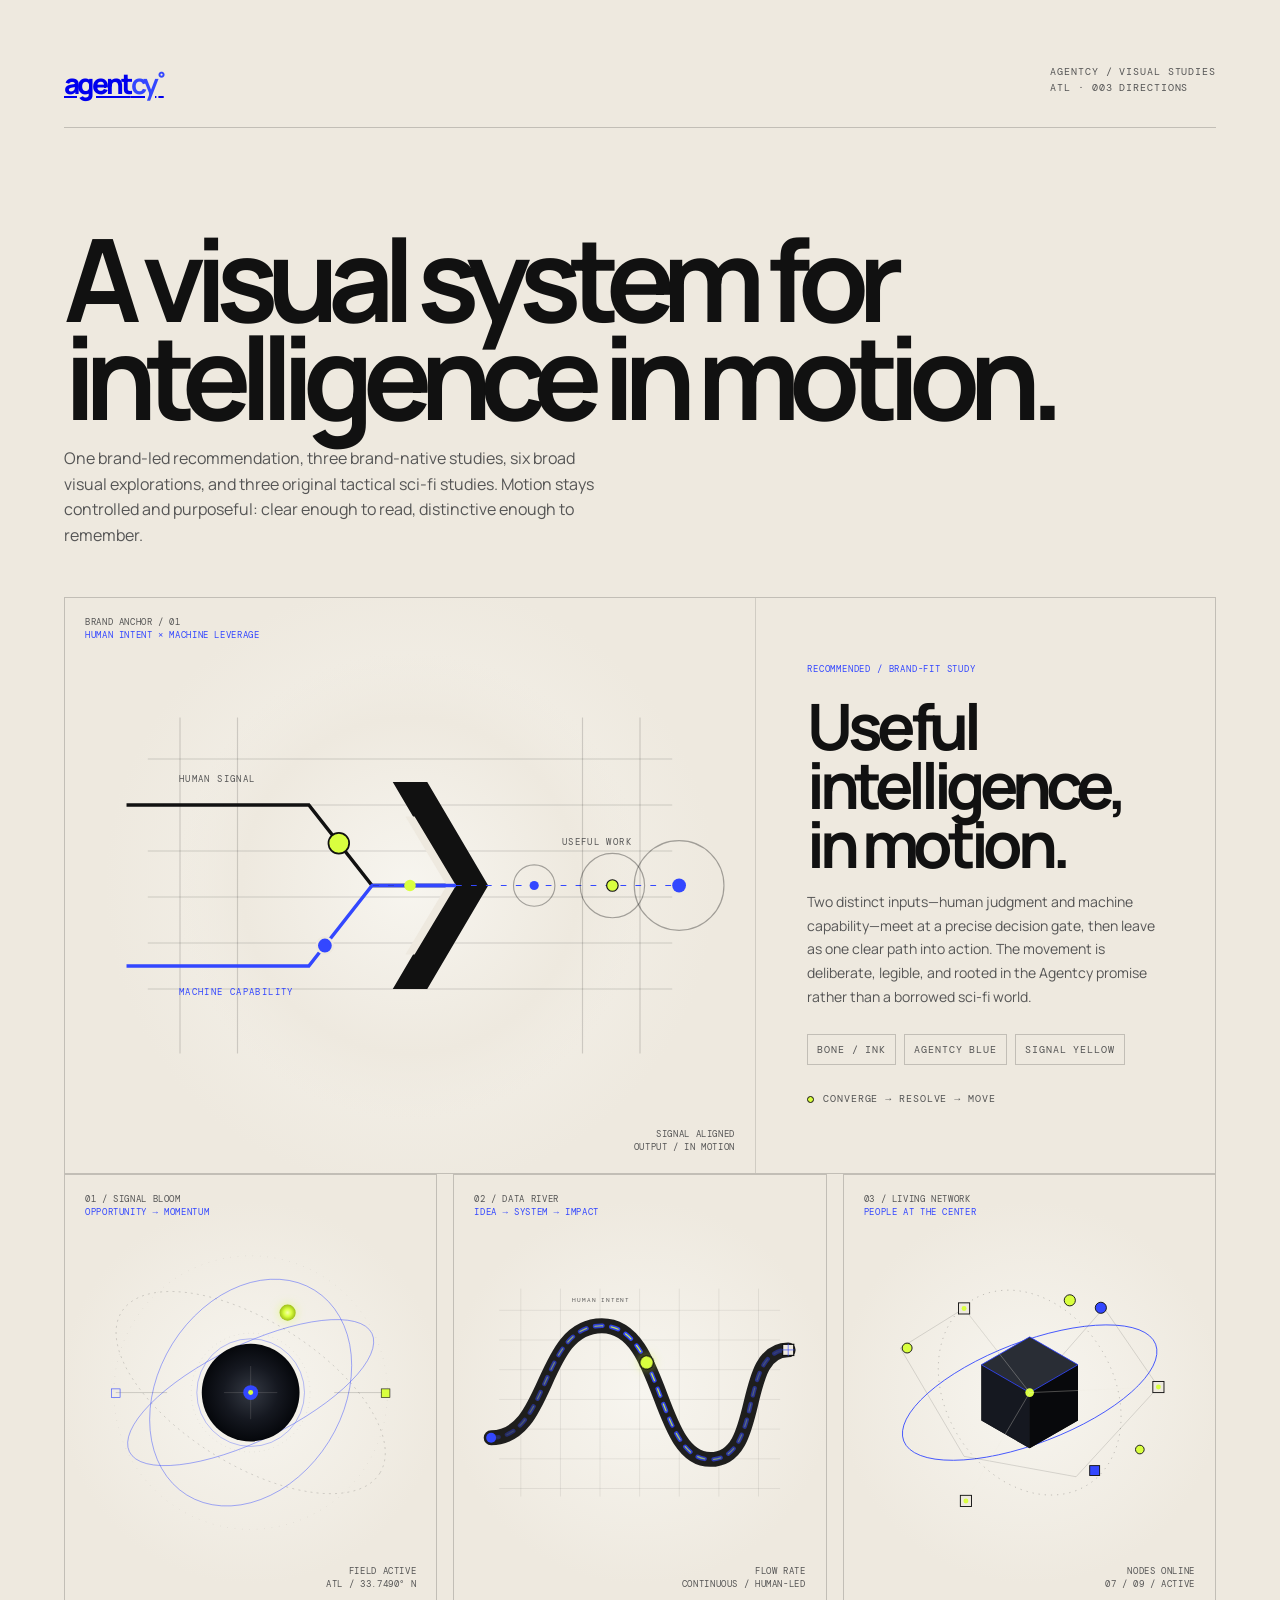
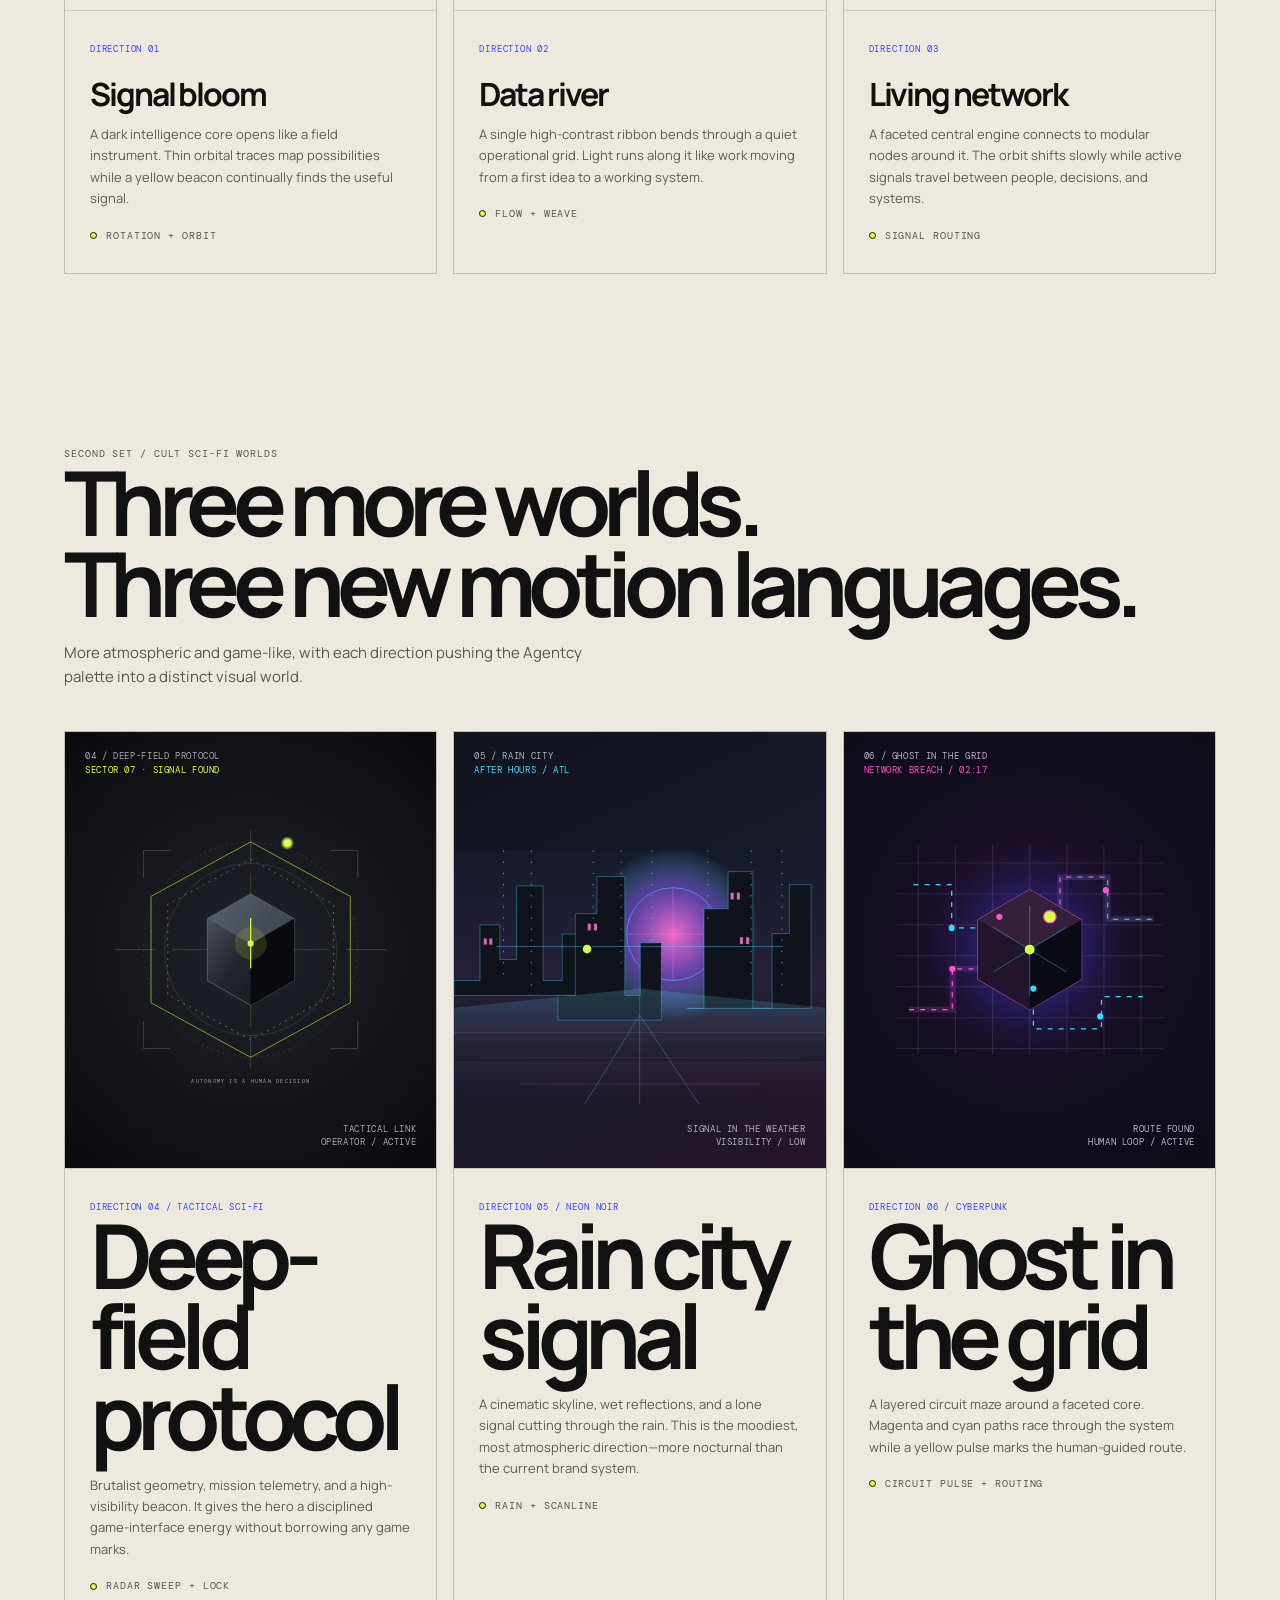
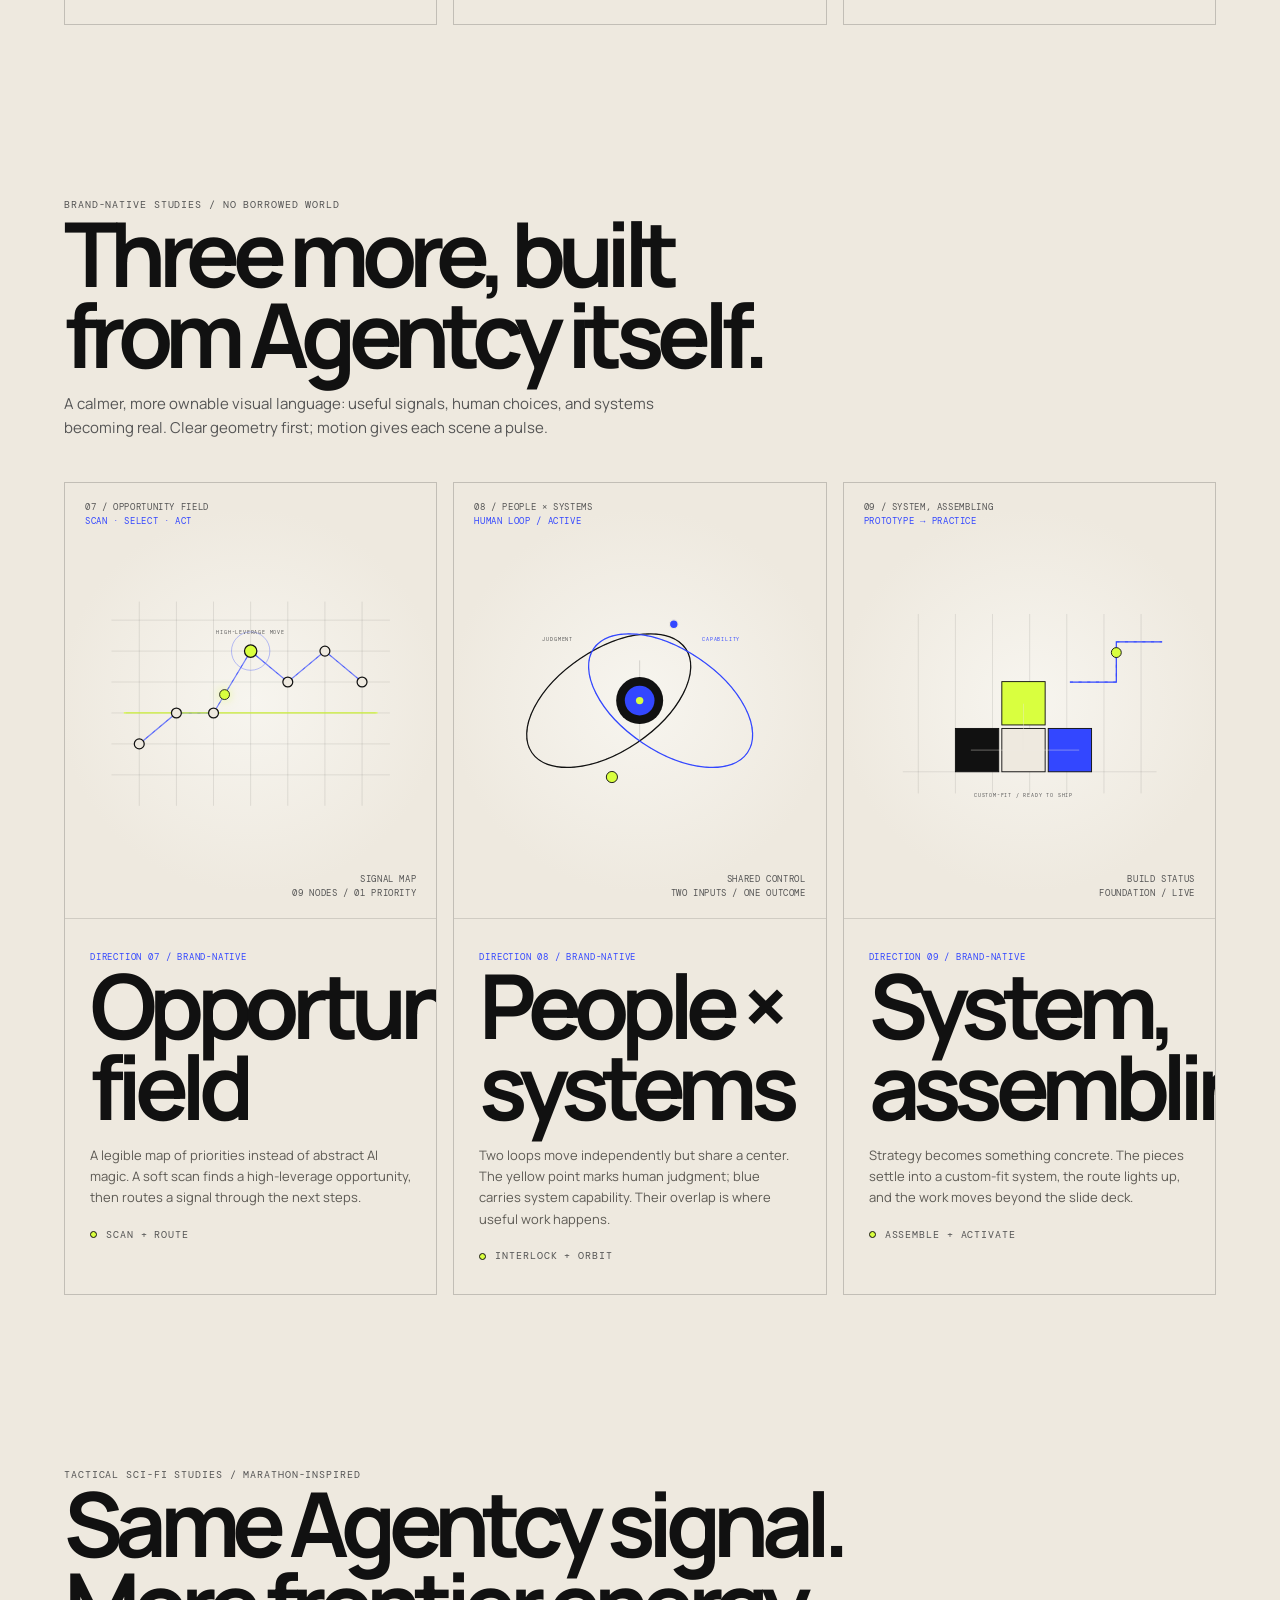
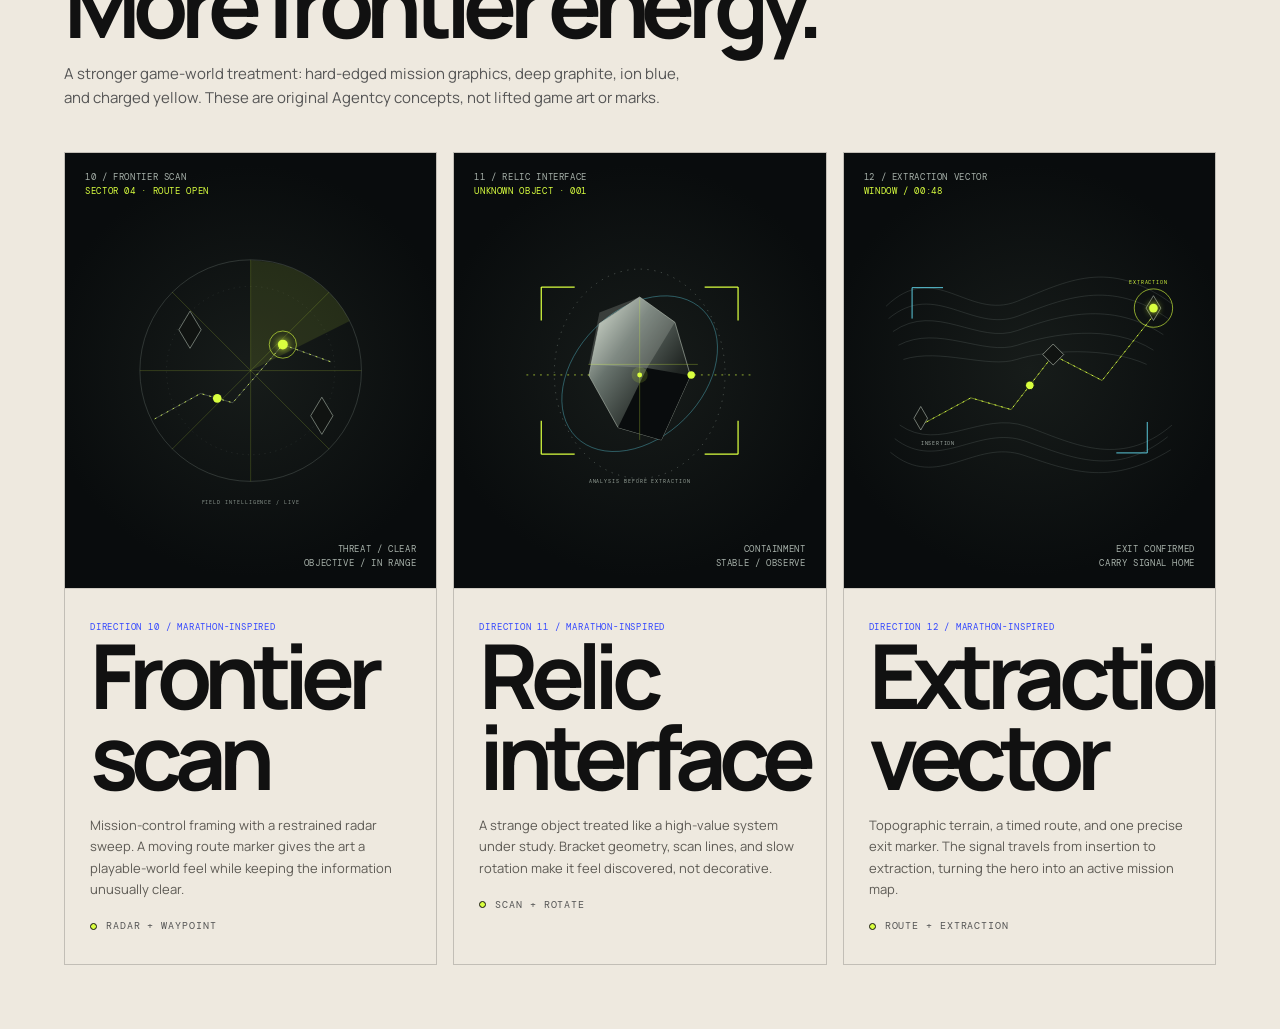
<file: graphic-directions.html>
<!doctype html>
<html lang="en">
<head>
  <meta charset="utf-8" />
  <meta name="viewport" content="width=device-width, initial-scale=1" />
  <meta name="theme-color" content="#eee9df" />
  <title>Agentcy — Hero Graphic Directions</title>
  <link rel="preconnect" href="https://fonts.googleapis.com" />
  <link rel="preconnect" href="https://fonts.gstatic.com" crossorigin />
  <link href="https://fonts.googleapis.com/css2?family=DM+Mono:wght@400;500&family=Manrope:wght@400;500;600;700;800&display=swap" rel="stylesheet" />
  <style>
    :root{--bone:#eee9df;--ink:#111;--lime:#d9ff3f;--blue:#3347ff;--mono:'DM Mono',monospace;--sans:'Manrope',Arial,sans-serif}
    *{box-sizing:border-box}body{margin:0;background:var(--bone);color:var(--ink);font-family:var(--sans)}
    .page{max-width:1600px;margin:auto;padding:clamp(24px,5vw,76px)}
    .top{display:flex;justify-content:space-between;align-items:start;border-bottom:1px solid #1113;padding-bottom:25px}
    .brand{font-size:28px;font-weight:800;letter-spacing:-.095em}.brand b{color:var(--blue)}.brand sup{font-size:.6em;color:var(--blue);margin-left:2px}
    .mono{font:10px/1.55 var(--mono);letter-spacing:.09em}.eyebrow{color:#555}
    h1{font-size:clamp(46px,9vw,122px);letter-spacing:-.095em;line-height:.85;margin:clamp(55px,8vw,110px) 0 20px;font-weight:700}
    .intro{font-size:16px;line-height:1.6;color:#555;max-width:540px;margin:0 0 48px}
    .options{display:grid;grid-template-columns:repeat(3,minmax(0,1fr));gap:16px}
    .option{border:1px solid #1113;min-width:0;background:#eee9df;position:relative;overflow:hidden}
    .art{height:clamp(260px,34vw,460px);position:relative;display:grid;place-items:center;background:radial-gradient(circle at 50% 50%,#f7f5ef 0,#eee9df 67%,#eee9df 100%)}
    svg{width:100%;height:100%;overflow:visible}.orbit{fill:none;stroke:var(--blue);stroke-width:1.2;opacity:.55}.fine{fill:none;stroke:#111;stroke-opacity:.23;stroke-width:1}.dash{stroke-dasharray:2 8;stroke-linecap:round}
    .label{position:absolute;font:9px/1.5 var(--mono);letter-spacing:.07em;color:#555}.label.a{left:20px;top:18px}.label.b{right:20px;bottom:18px;text-align:right}.label strong{font-weight:400;color:var(--blue)}
    .copy{padding:24px 25px 29px;border-top:1px solid #1112}.number{color:var(--blue);font-size:9px}.copy h2{font-size:clamp(23px,2.5vw,34px);letter-spacing:-.065em;margin:15px 0 8px}.copy p{font-size:13px;line-height:1.65;color:#5d5a54;max-width:380px;margin:0}.motion-note{display:inline-flex;align-items:center;gap:9px;margin-top:18px;color:#555}.motion-note i{display:block;width:7px;height:7px;background:var(--lime);border:1px solid var(--ink);border-radius:50%;animation:pulse 1.8s ease-in-out infinite}
    .bloom-spin{transform-origin:300px 250px;animation:spin 26s linear infinite}.bloom-core{transform-origin:300px 250px;animation:breathe 4s ease-in-out infinite}.data-flow{stroke-dasharray:12 14;animation:flow 2.4s linear infinite}.data-flow.alt{animation-direction:reverse;animation-duration:3.2s}.ribbon-node{filter:drop-shadow(0 0 8px #d9ff3f88)}
    .constellation-orbit{transform-origin:300px 250px;animation:spin 36s linear infinite}.constellation-core{transform-origin:300px 250px;animation:slow-pulse 3.6s ease-in-out infinite}.spark{transform-origin:center;animation:pulse 2.2s ease-in-out infinite}.spark:nth-child(2n){animation-delay:-.8s}
    .genre{margin-top:clamp(90px,13vw,180px)}.genre h2{font-size:clamp(42px,7vw,90px);line-height:.9;letter-spacing:-.085em;margin:0 0 18px}.genre-intro{font-size:15px;line-height:1.6;color:#555;max-width:560px;margin:0 0 42px}.art-marathon{background:radial-gradient(circle at 50% 50%,#20232a 0,#101216 68%,#090a0d 100%);color:#eee9df}.art-marathon .label{color:#a5a8aa}.art-marathon .label strong{color:#e1ff35}.art-noir{background:linear-gradient(155deg,#11131c 0%,#171b2c 55%,#251526 100%);color:#eceaf3}.art-noir .label{color:#b1b0c1}.art-noir .label strong{color:#54d9ff}.art-cyber{background:radial-gradient(circle at 50% 48%,#2a1238 0,#130d20 50%,#0c0d16 100%);color:#f4efff}.art-cyber .label{color:#bab1ca}.art-cyber .label strong{color:#ff53cb}.noir-rain{stroke-dasharray:2 16;animation:rain 1.1s linear infinite}.noir-rain.slow{animation-duration:1.7s}.scanline{animation:scan 3.8s ease-in-out infinite}.circuit{stroke-dasharray:8 10;animation:flow 1.8s linear infinite}.neon-pulse{animation:neon 2s ease-in-out infinite}
    .study-group{margin-top:clamp(90px,13vw,180px)}.study-group h2{font-size:clamp(42px,7vw,90px);line-height:.9;letter-spacing:-.085em;margin:0 0 18px}.study-intro{font-size:15px;line-height:1.6;color:#555;max-width:620px;margin:0 0 42px}.brand-grid{stroke:#111;stroke-opacity:.15;stroke-width:1;fill:none}.brand-path{fill:none;stroke:#3347ff;stroke-width:2}.brand-orbit{fill:none;stroke:#111;stroke-opacity:.28;stroke-width:1}.brand-stream{stroke-dasharray:5 9;animation:flow 2.8s linear infinite}.brand-signal{filter:drop-shadow(0 0 8px #d9ff3f88)}.marathon-art{background:radial-gradient(circle at 50% 50%,#171c1a,#090c0d 72%);color:#e8ede4}.marathon-art .label{color:#a7b1aa}.marathon-art .label strong{color:#d9ff3f}.m-fire{fill:#ff7048}.m-cyan{stroke:#62d8eb}.m-trace{fill:none;stroke:#d9ff3f;stroke-width:1.5;stroke-dasharray:3 8;animation:flow 1.7s linear infinite}.m-trace.rev{animation-direction:reverse;animation-duration:2.6s}.m-radar{transform-origin:300px 250px;animation:spin 12s linear infinite}.m-blip{filter:drop-shadow(0 0 6px #d9ff3f)}
    .anchor-direction{border:1px solid #1113;margin:35px 0 0;display:grid;grid-template-columns:1.2fr .8fr;min-height:390px;background:#eee9df}.anchor-art{min-height:390px;position:relative;display:grid;place-items:center;overflow:hidden;background:radial-gradient(circle at 50% 50%,#f7f5ef 0,#eee9df 68%)}.anchor-art svg{max-width:700px}.anchor-copy{padding:clamp(26px,4vw,58px);border-left:1px solid #1112;display:flex;flex-direction:column;justify-content:center}.anchor-copy h2{font-size:clamp(35px,5vw,64px);line-height:.92;letter-spacing:-.085em;margin:20px 0 16px}.anchor-copy p{font-size:14px;line-height:1.7;color:#555;max-width:430px;margin:0}.anchor-copy .motion-note{margin-top:26px}.anchor-tags{display:flex;gap:8px;flex-wrap:wrap;margin-top:25px}.anchor-tags span{border:1px solid #1113;padding:7px 9px;color:#555}
    .intent-pulse{transform-origin:300px 250px;animation:slow-pulse 3.8s ease-in-out infinite}.route-dash{stroke-dasharray:5 8;animation:flow 2.8s linear infinite}.route-dash.reverse{animation-direction:reverse;animation-duration:3.6s}.output-pulse{transform-origin:center;animation:pulse 2.4s ease-in-out infinite}
    @keyframes rain{to{stroke-dashoffset:-36;transform:translateY(28px)}}@keyframes scan{0%,100%{transform:translateY(-84px);opacity:0}20%,80%{opacity:.8}50%{transform:translateY(82px);opacity:.8}}@keyframes neon{0%,100%{opacity:.62;filter:drop-shadow(0 0 2px currentColor)}50%{opacity:1;filter:drop-shadow(0 0 12px currentColor)}}
    @keyframes spin{to{transform:rotate(360deg)}}@keyframes flow{to{stroke-dashoffset:-52}}@keyframes pulse{0%,100%{opacity:.45;transform:scale(.86)}50%{opacity:1;transform:scale(1.12)}}@keyframes breathe{0%,100%{transform:scale(.97)}50%{transform:scale(1.035)}}@keyframes slow-pulse{0%,100%{transform:scale(1)}50%{transform:scale(1.045)}}
    @media(max-width:900px){.options{grid-template-columns:1fr}.art{height:min(84vw,470px)}.copy{padding-inline:22px}.copy h2{font-size:32px}}
    @media(max-width:900px){.anchor-direction{grid-template-columns:1fr}.anchor-copy{border-left:0;border-top:1px solid #1112}.anchor-art{min-height:320px}}
    @media(prefers-reduced-motion:reduce){*,*:before,*:after{animation-duration:.01ms!important;animation-iteration-count:1!important;scroll-behavior:auto!important}}
  </style>
</head>
<body>
  <main class="page">
    <header class="top"><a class="brand" href="index.html">agent<b>cy</b><sup>°</sup></a><span class="mono eyebrow">AGENTCY / VISUAL STUDIES<br />ATL · 003 DIRECTIONS</span></header>
    <h1>A visual system for<br />intelligence in motion.</h1>
    <p class="intro">One brand-led recommendation, three brand-native studies, six broad visual explorations, and three original tactical sci-fi studies. Motion stays controlled and purposeful: clear enough to read, distinctive enough to remember.</p>

    <section class="anchor-direction" aria-labelledby="anchor-title">
      <div class="anchor-art">
        <span class="label a">BRAND ANCHOR / 01<br /><strong>HUMAN INTENT × MACHINE LEVERAGE</strong></span>
        <span class="label b">SIGNAL ALIGNED<br />OUTPUT / IN MOTION</span>
        <svg viewBox="0 0 600 500" role="img" aria-label="Two distinct signal paths meet at an open geometric decision gate, then continue as one bright route">
          <defs><radialGradient id="intent-core"><stop stop-color="#f7f5ef"/><stop offset=".72" stop-color="#eee9df"/><stop offset="1" stop-color="#eee9df" stop-opacity="0"/></radialGradient><linearGradient id="output-line" x1="0" x2="1"><stop stop-color="#3347ff"/><stop offset="1" stop-color="#d9ff3f"/></linearGradient></defs>
          <circle cx="300" cy="250" r="203" fill="url(#intent-core)"/>
          <g fill="none" stroke="#111" stroke-opacity=".16" stroke-width="1"><path d="M72 140h456M72 180h456M72 220h456M72 260h456M72 300h456M72 340h456"/><path d="M100 104v292M150 104v292M450 104v292M500 104v292"/></g>
          <path d="M55 180H212l55 70h66" fill="none" stroke="#111" stroke-width="3" stroke-linecap="square"/><path d="M55 320H212l55-70h66" fill="none" stroke="#3347ff" stroke-width="3" stroke-linecap="square"/>
          <path d="M55 180H212l55 70h66" fill="none" stroke="#111" stroke-opacity=".48" stroke-width="1" class="route-dash"/><path d="M55 320H212l55-70h66" fill="none" stroke="#3347ff" stroke-opacity=".55" stroke-width="1" class="route-dash reverse"/>
          <g class="intent-pulse"><path d="M285 160h30l53 90-53 90h-30l53-90z" fill="#111"/><path d="M296 190h8l36 60-36 60h-8l36-60z" fill="#eee9df"/><path d="M295 250h45" stroke="#3347ff" stroke-width="3"/><circle cx="300" cy="250" r="5" fill="#d9ff3f"/></g>
          <path d="M340 250h205" fill="none" stroke="url(#output-line)" stroke-width="3"/><path d="M340 250h205" fill="none" stroke="#3347ff" stroke-width="1" stroke-dasharray="3 8" class="route-dash"/>
          <g fill="none" stroke="#111" stroke-opacity=".35"><circle cx="408" cy="250" r="18"/><circle cx="476" cy="250" r="28"/><circle cx="534" cy="250" r="39"/></g>
          <circle cx="408" cy="250" r="4" fill="#3347ff"/><circle cx="476" cy="250" r="5" fill="#d9ff3f" stroke="#111"/><circle cx="534" cy="250" r="6" fill="#3347ff"/>
          <circle r="9" fill="#d9ff3f" stroke="#111" stroke-width="1.5"><animateMotion dur="5.5s" repeatCount="indefinite" path="M55 180H212l55 70h66h205"/></circle>
          <circle r="7" fill="#3347ff" stroke="#eee9df" stroke-width="2"><animateMotion dur="6.1s" repeatCount="indefinite" path="M55 320H212l55-70h66h205"/></circle>
          <text x="99" y="160" fill="#555" font-family="DM Mono,monospace" font-size="8" letter-spacing="1.2">HUMAN SIGNAL</text><text x="99" y="345" fill="#3347ff" font-family="DM Mono,monospace" font-size="8" letter-spacing="1.2">MACHINE CAPABILITY</text><text x="432" y="215" fill="#555" font-family="DM Mono,monospace" font-size="8" letter-spacing="1.2">USEFUL WORK</text>
        </svg>
      </div>
      <div class="anchor-copy"><span class="mono number">RECOMMENDED / BRAND-FIT STUDY</span><h2 id="anchor-title">Useful intelligence,<br />in motion.</h2><p>Two distinct inputs—human judgment and machine capability—meet at a precise decision gate, then leave as one clear path into action. The movement is deliberate, legible, and rooted in the Agentcy promise rather than a borrowed sci-fi world.</p><div class="anchor-tags mono"><span>BONE / INK</span><span>AGENTCY BLUE</span><span>SIGNAL YELLOW</span></div><span class="motion-note mono"><i></i> CONVERGE → RESOLVE → MOVE</span></div>
    </section>

    <section class="options" aria-label="Animated hero graphic directions">
      <article class="option">
        <div class="art">
          <span class="label a">01 / SIGNAL BLOOM<br /><strong>OPPORTUNITY → MOMENTUM</strong></span>
          <span class="label b">FIELD ACTIVE<br />ATL / 33.7490° N</span>
          <svg viewBox="0 0 600 500" role="img" aria-label="A glowing signal core with fine orbital rings and a traveling yellow beacon">
            <defs><radialGradient id="bcore"><stop stop-color="#343943"/><stop offset=".56" stop-color="#151820"/><stop offset="1" stop-color="#05070b"/></radialGradient><radialGradient id="bnode"><stop stop-color="#f6ffad"/><stop offset=".47" stop-color="#d9ff3f"/><stop offset="1" stop-color="#9ebf18"/></radialGradient></defs>
            <g class="bloom-spin"><ellipse class="orbit" cx="300" cy="250" rx="218" ry="77" transform="rotate(-26 300 250)"/><ellipse class="fine dash" cx="300" cy="250" rx="246" ry="116" transform="rotate(32 300 250)"/><ellipse class="orbit" cx="300" cy="250" rx="195" ry="149" transform="rotate(-58 300 250)" opacity=".28"/><circle cx="300" cy="250" r="4" fill="#3347ff"/><circle cx="300" cy="250" r="221" fill="none" stroke="#111" stroke-opacity=".15" stroke-dasharray="1 11"/></g>
            <g class="bloom-core"><circle cx="300" cy="250" r="79" fill="url(#bcore)"/><circle cx="300" cy="250" r="87" fill="none" stroke="#3347ff" stroke-opacity=".55"/><circle cx="300" cy="250" r="96" fill="none" stroke="#111" stroke-opacity=".17" stroke-dasharray="1 7"/><path d="M257 250h86M300 207v86" stroke="#eee9df" stroke-opacity=".24"/><circle cx="300" cy="250" r="12" fill="#3347ff"/><circle cx="300" cy="250" r="4" fill="#d9ff3f"/></g>
            <circle r="13" fill="url(#bnode)" class="ribbon-node"><animateMotion dur="8s" repeatCount="indefinite" path="M85 181C178 72 430 89 504 222S365 396 220 353 123 264 85 181Z"/></circle>
            <path d="M82 250h83M435 250h83" stroke="#111" stroke-opacity=".27"/><rect x="75" y="244" width="14" height="14" fill="none" stroke="#3347ff"/><rect x="511" y="244" width="14" height="14" fill="#d9ff3f" stroke="#111"/>
          </svg>
        </div>
        <div class="copy"><span class="mono number">DIRECTION 01</span><h2>Signal bloom</h2><p>A dark intelligence core opens like a field instrument. Thin orbital traces map possibilities while a yellow beacon continually finds the useful signal.</p><span class="motion-note mono"><i></i> ROTATION + ORBIT</span></div>
      </article>

      <article class="option">
        <div class="art">
          <span class="label a">02 / DATA RIVER<br /><strong>IDEA → SYSTEM → IMPACT</strong></span>
          <span class="label b">FLOW RATE<br />CONTINUOUS / HUMAN-LED</span>
          <svg viewBox="0 0 600 500" role="img" aria-label="A woven ribbon of blue and black data paths with a moving yellow signal">
            <defs><linearGradient id="ribbonBlue" x1="0" x2="1"><stop stop-color="#3347ff" stop-opacity=".25"/><stop offset=".48" stop-color="#3347ff"/><stop offset="1" stop-color="#3347ff" stop-opacity=".35"/></linearGradient><linearGradient id="ribbonGold" x1="0" x2="1"><stop stop-color="#d9ff3f" stop-opacity="0"/><stop offset=".5" stop-color="#d9ff3f"/><stop offset="1" stop-color="#d9ff3f" stop-opacity="0"/></linearGradient></defs>
            <g opacity=".52"><path class="fine" d="M73 117h454M73 165h454M73 213h454M73 261h454M73 309h454M73 357h454M73 405h454"/><path class="fine" d="M108 82v336M172 82v336M236 82v336M300 82v336M364 82v336M428 82v336M492 82v336"/></g>
            <path d="M60 323C155 323 139 142 239 142S327 358 414 358 459 181 540 181" fill="none" stroke="#111" stroke-width="24" stroke-linecap="round" opacity=".94"/>
            <path d="M60 323C155 323 139 142 239 142S327 358 414 358 459 181 540 181" fill="none" stroke="url(#ribbonBlue)" stroke-width="7" stroke-linecap="round" class="data-flow"/>
            <path d="M60 323C155 323 139 142 239 142S327 358 414 358 459 181 540 181" fill="none" stroke="url(#ribbonGold)" stroke-width="2" stroke-linecap="round" class="data-flow alt"/>
            <path id="riverpath" d="M60 323C155 323 139 142 239 142S327 358 414 358 459 181 540 181" fill="none" stroke="none"/>
            <circle r="11" fill="#d9ff3f" stroke="#111" stroke-width="2" class="ribbon-node"><animateMotion dur="4.6s" repeatCount="indefinite" rotate="auto"><mpath href="#riverpath"/></animateMotion></circle>
            <circle cx="60" cy="323" r="8" fill="#3347ff"/><rect x="531" y="172" width="18" height="18" fill="#eee9df" stroke="#111" stroke-width="2"/><path d="M530 181h20M540 171v20" stroke="#3347ff"/>
            <text x="238" y="104" text-anchor="middle" fill="#555" font-family="DM Mono,monospace" font-size="9" letter-spacing="1.3">HUMAN INTENT</text>
          </svg>
        </div>
        <div class="copy"><span class="mono number">DIRECTION 02</span><h2>Data river</h2><p>A single high-contrast ribbon bends through a quiet operational grid. Light runs along it like work moving from a first idea to a working system.</p><span class="motion-note mono"><i></i> FLOW + WEAVE</span></div>
      </article>

      <article class="option">
        <div class="art">
          <span class="label a">03 / LIVING NETWORK<br /><strong>PEOPLE AT THE CENTER</strong></span>
          <span class="label b">NODES ONLINE<br />07 / 09 / ACTIVE</span>
          <svg viewBox="0 0 600 500" role="img" aria-label="A living network of connected modular forms with a rotating center and moving signal nodes">
            <g class="constellation-orbit"><ellipse cx="300" cy="250" rx="218" ry="82" transform="rotate(-21 300 250)" fill="none" stroke="#3347ff" stroke-width="1.3"/><ellipse cx="300" cy="250" rx="176" ry="135" transform="rotate(58 300 250)" fill="none" stroke="#111" stroke-opacity=".32" stroke-dasharray="2 8"/><path d="M91 178 194 114l106 136 120-137 88 128-133 145-181-33-103-175Z" fill="none" stroke="#111" stroke-opacity=".22"/></g>
            <g class="constellation-core"><path d="m300 160 78 45v90l-78 45-78-45v-90z" fill="#111"/><path d="m300 160 78 45-78 45-78-45z" fill="#292d35"/><path d="M300 250v90l78-45v-90z" fill="#08090c"/><path d="M222 205l78 45v90l-78-45z" fill="#151820"/><path d="m300 160 78 45-78 45-78-45z" fill="none" stroke="#3347ff" stroke-width="1.4"/><circle cx="300" cy="250" r="7" fill="#d9ff3f"/><path d="M300 250 194 114M300 250l208-9M300 250l-103 175" stroke="#eee9df" stroke-opacity=".48" stroke-width="1"/></g>
            <g fill="#eee9df" stroke="#111" stroke-width="1.5"><rect x="185" y="105" width="18" height="18"/><rect x="499" y="232" width="18" height="18"/><rect x="188" y="416" width="18" height="18"/><circle cx="415" cy="113" r="9" fill="#3347ff"/><circle cx="102" cy="178" r="8" fill="#d9ff3f"/><rect x="397" y="368" width="16" height="16" fill="#3347ff"/><circle cx="478" cy="342" r="7" fill="#d9ff3f"/></g>
            <circle class="spark" cx="194" cy="114" r="4" fill="#d9ff3f"/><circle class="spark" cx="508" cy="241" r="4" fill="#d9ff3f"/><circle class="spark" cx="197" cy="425" r="4" fill="#d9ff3f"/>
            <circle r="9" fill="#d9ff3f" stroke="#111" stroke-width="1.5"><animateMotion dur="9s" repeatCount="indefinite" path="M102 178Q235 58 415 113T508 241Q450 380 397 376T197 425Q110 346 102 178Z"/></circle>
          </svg>
        </div>
        <div class="copy"><span class="mono number">DIRECTION 03</span><h2>Living network</h2><p>A faceted central engine connects to modular nodes around it. The orbit shifts slowly while active signals travel between people, decisions, and systems.</p><span class="motion-note mono"><i></i> SIGNAL ROUTING</span></div>
      </article>
    </section>

    <section class="genre" aria-labelledby="genre-heading">
      <span class="mono eyebrow">SECOND SET / CULT SCI-FI WORLDS</span>
      <h2 id="genre-heading">Three more worlds.<br />Three new motion languages.</h2>
      <p class="genre-intro">More atmospheric and game-like, with each direction pushing the Agentcy palette into a distinct visual world.</p>
      <div class="options" aria-label="Sci-fi inspired animated directions">
        <article class="option">
          <div class="art art-marathon">
            <span class="label a">04 / DEEP-FIELD PROTOCOL<br /><strong>SECTOR 07 · SIGNAL FOUND</strong></span>
            <span class="label b">TACTICAL LINK<br />OPERATOR / ACTIVE</span>
            <svg viewBox="0 0 600 500" role="img" aria-label="A tactical sci-fi signal diagram with a yellow target orbiting a black geometric relic">
              <defs><linearGradient id="msteel" x1="0" y1="0" x2="1" y2="1"><stop stop-color="#555b65"/><stop offset=".48" stop-color="#22262e"/><stop offset="1" stop-color="#101216"/></linearGradient><radialGradient id="mglow"><stop stop-color="#eaff90"/><stop offset=".48" stop-color="#d9ff3f"/><stop offset="1" stop-color="#d9ff3f" stop-opacity="0"/></radialGradient></defs>
              <g opacity=".3" stroke="#e9edf3" stroke-width="1"><path d="M300 58v54M300 388v54M81 250h65M454 250h65"/><path d="M127 90h44M127 90v44M473 90h-44M473 90v44M127 410h44M127 410v-44M473 410h-44M473 410v-44"/></g>
              <circle cx="300" cy="250" r="173" fill="none" stroke="#9298a3" stroke-opacity=".46" stroke-dasharray="2 7"/><circle cx="300" cy="250" r="139" fill="none" stroke="#e9edf3" stroke-opacity=".16"/>
              <g class="bloom-spin"><path d="M300 76 461 164v172l-161 88-161-88V164z" fill="none" stroke="#d9ff3f" stroke-width="1.5" stroke-opacity=".6"/><path d="M300 104 434 177v146l-134 73-134-73V177z" fill="none" stroke="#9298a3" stroke-dasharray="3 8"/><path d="M300 126v248M174 250h252" stroke="#d9ff3f" stroke-opacity=".25"/></g>
              <path d="m300 160 70 40v100l-70 40-70-40V200z" fill="url(#msteel)" stroke="#737984"/><path d="m300 160 70 40-70 41-70-41z" fill="#626873" opacity=".55"/><path d="M300 241v99l70-40v-100z" fill="#090a0d"/><path d="M300 199v81" stroke="#d9ff3f" stroke-width="2"/><circle cx="300" cy="240" r="26" fill="#d9ff3f" opacity=".14"/><circle cx="300" cy="240" r="5" fill="#d9ff3f" class="neon-pulse"/>
              <circle r="11" fill="url(#mglow)"><animateMotion dur="7s" repeatCount="indefinite" path="M118 250A182 182 0 1 1 482 250A182 182 0 1 1 118 250Z"/></circle>
              <text x="300" y="466" text-anchor="middle" fill="#a5a8aa" font-family="DM Mono,monospace" font-size="8" letter-spacing="2">AUTONOMY IS A HUMAN DECISION</text>
            </svg>
          </div>
          <div class="copy"><span class="mono number">DIRECTION 04 / TACTICAL SCI-FI</span><h2>Deep-field protocol</h2><p>Brutalist geometry, mission telemetry, and a high-visibility beacon. It gives the hero a disciplined game-interface energy without borrowing any game marks.</p><span class="motion-note mono"><i></i> RADAR SWEEP + LOCK</span></div>
        </article>

        <article class="option">
          <div class="art art-noir">
            <span class="label a">05 / RAIN CITY<br /><strong>AFTER HOURS / ATL</strong></span>
            <span class="label b">SIGNAL IN THE WEATHER<br />VISIBILITY / LOW</span>
            <svg viewBox="0 0 600 500" role="img" aria-label="A rain-soaked neon city skyline with a glowing blue horizon and flying signal light">
              <defs><linearGradient id="nsky" x1="0" y1="0" x2="0" y2="1"><stop stop-color="#161a2c"/><stop offset=".65" stop-color="#25203a"/><stop offset="1" stop-color="#12131c"/></linearGradient><radialGradient id="nsun"><stop stop-color="#ff70d1" stop-opacity=".94"/><stop offset=".55" stop-color="#8c5cff" stop-opacity=".52"/><stop offset="1" stop-color="#54d9ff" stop-opacity="0"/></radialGradient><linearGradient id="nroad" x1="0" y1="0" x2="0" y2="1"><stop stop-color="#54d9ff" stop-opacity=".2"/><stop offset="1" stop-color="#ff54c8" stop-opacity="0"/></linearGradient></defs>
              <path d="M0 90h600v340H0z" fill="url(#nsky)"/><circle cx="354" cy="225" r="139" fill="url(#nsun)"/><circle cx="354" cy="225" r="75" fill="none" stroke="#54d9ff" stroke-opacity=".8"/><path d="M279 225h150M354 150v150" stroke="#ff70d1" stroke-opacity=".6"/>
              <g fill="#10131b" stroke="#54d9ff" stroke-opacity=".55"><path d="M0 300h42v-90h32v56h27v-119h43v153h31v-75h34v99H0z"/><path d="M168 324h28V192h35v-60h45v192h25v-85h34v125H168z"/><path d="M377 345h27V184h39v-60h40v221h31v-121h28v-79h35v200H377z"/></g>
              <g fill="#ff70d1" opacity=".85"><rect x="48" y="232" width="5" height="10"/><rect x="57" y="232" width="5" height="10"/><rect x="216" y="208" width="5" height="11"/><rect x="226" y="208" width="5" height="11"/><rect x="447" y="158" width="5" height="11"/><rect x="457" y="158" width="5" height="11"/><rect x="462" y="230" width="5" height="11"/><rect x="472" y="230" width="5" height="11"/></g>
              <path d="M0 344 300 313l300 31v156H0z" fill="url(#nroad)"/><path d="M300 325v175M300 356 211 500M300 356l96 144" stroke="#54d9ff" stroke-opacity=".42"/><path d="M0 384h600M40 425h520M106 467h388" stroke="#ff70d1" stroke-opacity=".25"/>
              <g fill="none" stroke="#54d9ff" stroke-width="1.2" class="noir-rain"><path d="M80 90v215M125 90v220M270 90v190M320 90v152M480 90v215M530 90v220M225 90v115M410 90v110"/></g>
              <path class="scanline" d="M68 245h463" stroke="#54d9ff" stroke-opacity=".65" stroke-width="1"/>
              <circle r="8" fill="#d9ff3f" stroke="#10131b" stroke-width="2"><animateMotion dur="6s" repeatCount="indefinite" path="M90 300Q195 225 280 260T460 286"/></circle>
            </svg>
          </div>
          <div class="copy"><span class="mono number">DIRECTION 05 / NEON NOIR</span><h2>Rain city signal</h2><p>A cinematic skyline, wet reflections, and a lone signal cutting through the rain. This is the moodiest, most atmospheric direction—more nocturnal than the current brand system.</p><span class="motion-note mono"><i></i> RAIN + SCANLINE</span></div>
        </article>

        <article class="option">
          <div class="art art-cyber">
            <span class="label a">06 / GHOST IN THE GRID<br /><strong>NETWORK BREACH / 02:17</strong></span>
            <span class="label b">ROUTE FOUND<br />HUMAN LOOP / ACTIVE</span>
            <svg viewBox="0 0 600 500" role="img" aria-label="A neon cyberpunk circuit structure with a moving magenta and yellow data pulse">
              <defs><radialGradient id="cportal"><stop stop-color="#ff53cb" stop-opacity=".68"/><stop offset=".3" stop-color="#3347ff" stop-opacity=".35"/><stop offset="1" stop-color="#130d20" stop-opacity="0"/></radialGradient><linearGradient id="cbeam" x1="0" x2="1"><stop stop-color="#ff53cb"/><stop offset=".5" stop-color="#b34dff"/><stop offset="1" stop-color="#35dcff"/></linearGradient></defs>
              <circle cx="300" cy="250" r="195" fill="url(#cportal)"/><g opacity=".28" stroke="#aa9bbc" stroke-width="1"><path d="M84 110h432M84 160h432M84 210h432M84 260h432M84 310h432M84 360h432M84 410h432"/><path d="M120 82v336M180 82v336M240 82v336M300 82v336M360 82v336M420 82v336M480 82v336"/></g>
              <path d="M105 347h70v-66h76v-84h98v-64h77v68h74" fill="none" stroke="#ff53cb" stroke-width="2" class="circuit"/><path d="M112 145h62v70h70v98h62v65h110v-52h72" fill="none" stroke="#35dcff" stroke-width="2" class="circuit" style="animation-direction:reverse"/><path d="M105 347h70v-66h76v-84h98v-64h77v68h74" fill="none" stroke="url(#cbeam)" stroke-width="9" stroke-opacity=".18"/>
              <g class="constellation-core"><path d="m300 153 84 49v96l-84 49-84-49v-96z" fill="#151020" stroke="#ff53cb" stroke-width="1.4"/><path d="m300 153 84 49-84 48-84-48z" fill="#35203c"/><path d="M300 250v97l84-49v-96z" fill="#0a0b15"/><path d="M216 202l84 48v97l-84-49z" fill="#21142c"/><path d="M300 179v146M241 214l118 72m-118 0 118-72" stroke="#35dcff" stroke-opacity=".6"/></g>
              <circle class="neon-pulse" cx="300" cy="250" r="8" fill="#d9ff3f"/><circle r="10" fill="#d9ff3f" stroke="#ff53cb" stroke-width="2"><animateMotion dur="3.8s" repeatCount="indefinite" path="M105 347h70v-66h76v-84h98v-64h77v68h74"/></circle>
              <g fill="#ff53cb"><circle cx="175" cy="281" r="5"/><circle cx="251" cy="197" r="5"/><circle cx="423" cy="154" r="5"/></g><g fill="#35dcff"><circle cx="174" cy="215" r="5"/><circle cx="306" cy="313" r="5"/><circle cx="414" cy="358" r="5"/></g>
            </svg>
          </div>
          <div class="copy"><span class="mono number">DIRECTION 06 / CYBERPUNK</span><h2>Ghost in the grid</h2><p>A layered circuit maze around a faceted core. Magenta and cyan paths race through the system while a yellow pulse marks the human-guided route.</p><span class="motion-note mono"><i></i> CIRCUIT PULSE + ROUTING</span></div>
        </article>
      </div>
    </section>

    <section class="study-group" aria-labelledby="brand-study-heading">
      <span class="mono eyebrow">BRAND-NATIVE STUDIES / NO BORROWED WORLD</span>
      <h2 id="brand-study-heading">Three more, built<br />from Agentcy itself.</h2>
      <p class="study-intro">A calmer, more ownable visual language: useful signals, human choices, and systems becoming real. Clear geometry first; motion gives each scene a pulse.</p>
      <div class="options">
        <article class="option">
          <div class="art">
            <span class="label a">07 / OPPORTUNITY FIELD<br /><strong>SCAN · SELECT · ACT</strong></span><span class="label b">SIGNAL MAP<br />09 NODES / 01 PRIORITY</span>
            <svg viewBox="0 0 600 500" role="img" aria-label="A quiet field of connected opportunity nodes scanned by a moving signal line">
              <g class="brand-grid"><path d="M75 120h450M75 170h450M75 220h450M75 270h450M75 320h450M75 370h450M120 90v330M180 90v330M240 90v330M300 90v330M360 90v330M420 90v330M480 90v330"/></g>
              <path d="M120 320 180 270 240 270 300 170 360 220 420 170 480 220" class="brand-path" opacity=".65"/><path d="M120 320 180 270 240 270 300 170 360 220 420 170 480 220" class="brand-stream" fill="none" stroke="#3347ff" stroke-width="1"/>
              <path class="scanline" d="M95 270h410" stroke="#d9ff3f" stroke-width="2"/><path class="brand-grid" d="M98 270h404" stroke="#111" stroke-opacity=".5"/>
              <g fill="#eee9df" stroke="#111" stroke-width="2"><circle cx="120" cy="320" r="8"/><circle cx="180" cy="270" r="8"/><circle cx="240" cy="270" r="8"/><circle cx="300" cy="170" r="10" fill="#d9ff3f"/><circle cx="360" cy="220" r="8"/><circle cx="420" cy="170" r="8"/><circle cx="480" cy="220" r="8"/></g>
              <circle r="8" fill="#d9ff3f" stroke="#111" stroke-width="1.4" class="brand-signal"><animateMotion dur="6s" repeatCount="indefinite" path="M120 320 180 270 240 270 300 170 360 220 420 170 480 220"/></circle>
              <circle cx="300" cy="170" r="31" fill="none" stroke="#3347ff" stroke-opacity=".55" class="output-pulse"/><text x="300" y="143" text-anchor="middle" fill="#555" font-family="DM Mono,monospace" font-size="8" letter-spacing="1.3">HIGH-LEVERAGE MOVE</text>
            </svg>
          </div>
          <div class="copy"><span class="mono number">DIRECTION 07 / BRAND-NATIVE</span><h2>Opportunity field</h2><p>A legible map of priorities instead of abstract AI magic. A soft scan finds a high-leverage opportunity, then routes a signal through the next steps.</p><span class="motion-note mono"><i></i> SCAN + ROUTE</span></div>
        </article>

        <article class="option">
          <div class="art">
            <span class="label a">08 / PEOPLE × SYSTEMS<br /><strong>HUMAN LOOP / ACTIVE</strong></span><span class="label b">SHARED CONTROL<br />TWO INPUTS / ONE OUTCOME</span>
            <svg viewBox="0 0 600 500" role="img" aria-label="Two interlocking human and machine loops form a shared blue center with moving signal markers">
              <ellipse cx="250" cy="250" rx="150" ry="82" transform="rotate(-34 250 250)" fill="none" stroke="#111" stroke-width="2"/><ellipse cx="350" cy="250" rx="150" ry="82" transform="rotate(34 350 250)" fill="none" stroke="#3347ff" stroke-width="2"/>
              <ellipse cx="250" cy="250" rx="150" ry="82" transform="rotate(-34 250 250)" class="brand-stream" fill="none" stroke="#111" stroke-opacity=".5" stroke-width="1"/><ellipse cx="350" cy="250" rx="150" ry="82" transform="rotate(34 350 250)" class="brand-stream" fill="none" stroke="#3347ff" stroke-opacity=".65" stroke-width="1"/>
              <path d="M300 185v130M272 250h56" stroke="#111" stroke-opacity=".24"/><circle cx="300" cy="250" r="38" fill="#111"/><circle cx="300" cy="250" r="24" fill="#3347ff"/><circle cx="300" cy="250" r="6" fill="#d9ff3f" class="neon-pulse"/>
              <circle r="9" fill="#d9ff3f" stroke="#111" stroke-width="1.5"><animateMotion dur="7s" repeatCount="indefinite" path="M97 250a153 86 -34 1 0 306 0a153 86 -34 1 0 -306 0"/></circle>
              <circle r="7" fill="#3347ff" stroke="#eee9df" stroke-width="2"><animateMotion dur="7s" repeatCount="indefinite" path="M197 250a153 86 34 1 1 306 0a153 86 34 1 1 -306 0"/></circle>
              <text x="143" y="154" fill="#555" font-family="DM Mono,monospace" font-size="8" letter-spacing="1.3">JUDGMENT</text><text x="401" y="154" fill="#3347ff" font-family="DM Mono,monospace" font-size="8" letter-spacing="1.3">CAPABILITY</text>
            </svg>
          </div>
          <div class="copy"><span class="mono number">DIRECTION 08 / BRAND-NATIVE</span><h2>People × systems</h2><p>Two loops move independently but share a center. The yellow point marks human judgment; blue carries system capability. Their overlap is where useful work happens.</p><span class="motion-note mono"><i></i> INTERLOCK + ORBIT</span></div>
        </article>

        <article class="option">
          <div class="art">
            <span class="label a">09 / SYSTEM, ASSEMBLING<br /><strong>PROTOTYPE → PRACTICE</strong></span><span class="label b">BUILD STATUS<br />FOUNDATION / LIVE</span>
            <svg viewBox="0 0 600 500" role="img" aria-label="A useful system assembles from modular blocks and sends a signal into motion">
              <g class="brand-grid"><path d="M95 365h410M120 110v290M180 110v290M240 110v290M300 110v290M360 110v290M420 110v290M480 110v290"/></g>
              <g stroke="#111" stroke-width="1.5"><rect x="180" y="295" width="70" height="70" fill="#111"><animate attributeName="y" values="322;295;295" keyTimes="0;.3;1" dur="4.5s" repeatCount="indefinite"/></rect><rect x="255" y="295" width="70" height="70" fill="#eee9df"><animate attributeName="y" values="270;295;295" keyTimes="0;.34;1" dur="4.5s" repeatCount="indefinite"/></rect><rect x="330" y="295" width="70" height="70" fill="#3347ff"><animate attributeName="y" values="317;295;295" keyTimes="0;.42;1" dur="4.5s" repeatCount="indefinite"/></rect><rect x="255" y="220" width="70" height="70" fill="#d9ff3f"><animate attributeName="y" values="185;220;220" keyTimes="0;.48;1" dur="4.5s" repeatCount="indefinite"/></rect></g>
              <path d="M205 330h175M290 255v75" stroke="#eee9df" stroke-opacity=".65"/><path d="M365 220h75v-65h74" class="brand-path"/><path d="M365 220h75v-65h74" class="brand-stream" fill="none" stroke="#3347ff" stroke-width="1.3"/>
              <circle r="8" fill="#d9ff3f" stroke="#111" stroke-width="1.5"><animateMotion dur="3.7s" repeatCount="indefinite" path="M365 220h75v-65h74"/></circle>
              <text x="290" y="405" text-anchor="middle" fill="#555" font-family="DM Mono,monospace" font-size="8" letter-spacing="1.3">CUSTOM-FIT / READY TO SHIP</text>
            </svg>
          </div>
          <div class="copy"><span class="mono number">DIRECTION 09 / BRAND-NATIVE</span><h2>System, assembling</h2><p>Strategy becomes something concrete. The pieces settle into a custom-fit system, the route lights up, and the work moves beyond the slide deck.</p><span class="motion-note mono"><i></i> ASSEMBLE + ACTIVATE</span></div>
        </article>
      </div>
    </section>

    <section class="study-group" aria-labelledby="marathon-study-heading">
      <span class="mono eyebrow">TACTICAL SCI-FI STUDIES / MARATHON-INSPIRED</span>
      <h2 id="marathon-study-heading">Same Agentcy signal.<br />More frontier energy.</h2>
      <p class="study-intro">A stronger game-world treatment: hard-edged mission graphics, deep graphite, ion blue, and charged yellow. These are original Agentcy concepts, not lifted game art or marks.</p>
      <div class="options">
        <article class="option">
          <div class="art marathon-art">
            <span class="label a">10 / FRONTIER SCAN<br /><strong>SECTOR 04 · ROUTE OPEN</strong></span><span class="label b">THREAT / CLEAR<br />OBJECTIVE / IN RANGE</span>
            <svg viewBox="0 0 600 500" role="img" aria-label="A rotating tactical radar grid with an active yellow signal and waypoint markers">
              <g class="m-radar"><circle cx="300" cy="250" r="179" fill="none" stroke="#68736d" stroke-opacity=".6"/><circle cx="300" cy="250" r="136" fill="none" stroke="#68736d" stroke-opacity=".32" stroke-dasharray="2 7"/><path d="M300 71v358M121 250h358M173 123l254 254M173 377l254-254" stroke="#d9ff3f" stroke-opacity=".28"/><path d="M300 250 300 72A178 178 0 0 1 460 170Z" fill="#d9ff3f" fill-opacity=".11"/></g>
              <path d="M145 328 219 287l52 15 81-94 78 28" class="m-trace"/><path d="M145 328 219 287l52 15 81-94 78 28" fill="none" stroke="#a4b0a5" stroke-opacity=".5"/>
              <g fill="#101311" stroke="#a4b0a5" stroke-width="1"><path d="m184 184 18-30 18 30-18 30z"/><path d="m397 323 18-30 18 30-18 30z"/></g><circle cx="352" cy="208" r="8" fill="#d9ff3f" class="m-blip"/><circle cx="352" cy="208" r="22" fill="none" stroke="#d9ff3f" class="output-pulse"/>
              <circle r="7" fill="#d9ff3f"><animateMotion dur="6.5s" repeatCount="indefinite" path="M145 328 219 287l52 15 81-94 78 28"/></circle><text x="300" y="465" text-anchor="middle" fill="#8d9991" font-family="DM Mono,monospace" font-size="8" letter-spacing="1.5">FIELD INTELLIGENCE / LIVE</text>
            </svg>
          </div>
          <div class="copy"><span class="mono number">DIRECTION 10 / MARATHON-INSPIRED</span><h2>Frontier scan</h2><p>Mission-control framing with a restrained radar sweep. A moving route marker gives the art a playable-world feel while keeping the information unusually clear.</p><span class="motion-note mono"><i></i> RADAR + WAYPOINT</span></div>
        </article>

        <article class="option">
          <div class="art marathon-art">
            <span class="label a">11 / RELIC INTERFACE<br /><strong>UNKNOWN OBJECT · 001</strong></span><span class="label b">CONTAINMENT<br />STABLE / OBSERVE</span>
            <svg viewBox="0 0 600 500" role="img" aria-label="A floating alien artifact framed by scanning brackets and animated data traces">
              <defs><linearGradient id="relic" x1="0" y1="0" x2="1" y2="1"><stop stop-color="#dfe7d9"/><stop offset=".34" stop-color="#68736d"/><stop offset=".7" stop-color="#202522"/><stop offset="1" stop-color="#090c0d"/></linearGradient></defs>
              <path d="M141 115h54M141 115v54M459 115h-54M459 115v54M141 385h54M141 385v-54M459 385h-54M459 385v-54" fill="none" stroke="#d9ff3f" stroke-width="2"/>
              <ellipse cx="300" cy="255" rx="138" ry="169" fill="none" stroke="#69736b" stroke-dasharray="2 9"/><ellipse cx="300" cy="255" rx="103" ry="145" fill="none" stroke="#62d8eb" stroke-opacity=".56" transform="rotate(45 300 255)"/>
              <g class="constellation-core"><path d="m300 131 57 41 25 86-47 104-70-20-47-84 17-84z" fill="url(#relic)" stroke="#aeb8ac"/><path d="m300 131 57 41-45 74-94-6 17-84z" fill="#e8ede4" fill-opacity=".18"/><path d="m312 246 70 12-47 104-70-20z" fill="#090c0d"/><path d="M217 240h177M300 135v227" stroke="#d9ff3f" stroke-opacity=".42"/></g>
              <path d="M117 257h106M377 257h106" stroke="#62d8eb" stroke-opacity=".68" class="m-trace"/><circle r="6" fill="#d9ff3f"><animateMotion dur="4s" repeatCount="indefinite" path="M117 257h106M377 257h106"/></circle>
              <circle cx="300" cy="257" r="13" fill="#d9ff3f" opacity=".15"/><circle cx="300" cy="257" r="4" fill="#d9ff3f" class="neon-pulse"/>
              <text x="300" y="431" text-anchor="middle" fill="#9da89f" font-family="DM Mono,monospace" font-size="8" letter-spacing="1.5">ANALYSIS BEFORE EXTRACTION</text>
            </svg>
          </div>
          <div class="copy"><span class="mono number">DIRECTION 11 / MARATHON-INSPIRED</span><h2>Relic interface</h2><p>A strange object treated like a high-value system under study. Bracket geometry, scan lines, and slow rotation make it feel discovered, not decorative.</p><span class="motion-note mono"><i></i> SCAN + ROTATE</span></div>
        </article>

        <article class="option">
          <div class="art marathon-art">
            <span class="label a">12 / EXTRACTION VECTOR<br /><strong>WINDOW / 00:48</strong></span><span class="label b">EXIT CONFIRMED<br />CARRY SIGNAL HOME</span>
            <svg viewBox="0 0 600 500" role="img" aria-label="A topographic extraction map with a pulsing objective zone and a moving route to an exit point">
              <g fill="none" stroke="#68736d" stroke-opacity=".45"><path d="M68 146c80-77 132 24 212-8s147-71 250 4M72 166c76-63 135 24 209-4s150-62 244 5M79 187c70-49 137 22 202-2s150-49 235 7M88 209c64-34 138 18 192 0s151-36 220 8M96 232c59-19 137 15 183 0s147-21 210 8M90 338c65 45 133-23 204 2s151 71 236-2M82 360c71 55 135-23 211 4s146 59 230-7M75 382c78 64 135-23 216 5s142 49 237-9"/></g>
              <path d="M124 338 205 294l65 19 68-88 79 41 83-105" class="m-trace"/><path d="M124 338 205 294l65 19 68-88 79 41 83-105" fill="none" stroke="#d9ff3f" stroke-opacity=".7" stroke-width="1"/>
              <g fill="#101311" stroke="#aeb8ac"><path d="m113 327 11-19 11 19-11 19z"/><path d="m488 149 12-20 12 20-12 20z"/><rect x="326" y="212" width="24" height="24" transform="rotate(45 338 224)"/></g>
              <circle cx="500" cy="149" r="31" fill="none" stroke="#d9ff3f" class="output-pulse"/><circle cx="500" cy="149" r="7" fill="#d9ff3f" class="m-blip"/><circle r="7" fill="#d9ff3f" stroke="#101311" stroke-width="1.5"><animateMotion dur="5s" repeatCount="indefinite" path="M124 338 205 294l65 19 68-88 79 41 83-105"/></circle>
              <path d="M110 116h50M110 116v50M490 383h-50M490 383v-50" fill="none" stroke="#62d8eb" stroke-width="1.5"/>
              <text x="124" y="370" fill="#a7b1aa" font-family="DM Mono,monospace" font-size="8" letter-spacing="1.3">INSERTION</text><text x="461" y="110" fill="#d9ff3f" font-family="DM Mono,monospace" font-size="8" letter-spacing="1.3">EXTRACTION</text>
            </svg>
          </div>
          <div class="copy"><span class="mono number">DIRECTION 12 / MARATHON-INSPIRED</span><h2>Extraction vector</h2><p>Topographic terrain, a timed route, and one precise exit marker. The signal travels from insertion to extraction, turning the hero into an active mission map.</p><span class="motion-note mono"><i></i> ROUTE + EXTRACTION</span></div>
        </article>
      </div>
    </section>
  </main>
</body>
</html>
</file>
<file: styles.css>
:root{--bone:#f2f0e8;--ink:#111;--lime:#d9ff3f;--blue:#3347ff;--concrete:#b9b8b1;--coral:#ff654d;--mono:'DM Mono',monospace;--sans:'Manrope',Arial,sans-serif;--gutter:clamp(22px,5.2vw,82px);--ease:cubic-bezier(.2,.7,.2,1)}
*{box-sizing:border-box}html{scroll-behavior:smooth;background:var(--bone)}body{margin:0;background:var(--bone);color:var(--ink);font-family:var(--sans);overflow-x:hidden}a{color:inherit;text-decoration:none}button{font:inherit}.site-shell{max-width:1920px;margin:auto;overflow:hidden}.mono{font-family:var(--mono);font-weight:400;letter-spacing:.09em;font-size:10px;line-height:1.55}.section-frame{padding-inline:var(--gutter);position:relative}.topbar{height:88px;padding:0 var(--gutter);display:flex;align-items:center;border-bottom:1px solid #1112;gap:clamp(24px,5vw,84px);position:relative;z-index:5}.wordmark{font-size:34px;letter-spacing:-.095em;font-weight:800;line-height:1}.mark-dot{font-size:.65em;vertical-align:top;margin-left:2px}.topbar-note{font-size:9px;color:#555;line-height:1.45}.topnav{margin-left:auto;display:flex;align-items:center;gap:clamp(22px,4vw,60px)}.topnav a{position:relative}.topnav a:after{content:"";position:absolute;left:0;right:100%;bottom:-5px;height:1px;background:var(--ink);transition:right .3s}.topnav a:hover:after{right:0}.topnav .nav-contact{padding:12px 15px;border:1px solid var(--ink);transition:background .2s,color .2s}.nav-contact:hover{background:var(--ink);color:var(--bone)}.nav-contact:after{display:none}.nav-contact span{margin-left:16px;font-size:14px}.menu-toggle{display:none;background:none;border:0;padding:10px}.hero{min-height:min(780px,calc(100svh - 88px));display:grid;grid-template-columns:.94fr 1.06fr;align-items:center;padding-top:58px;padding-bottom:58px}.hero-copy{position:relative;z-index:2;padding-bottom:26px}.eyebrow{font-size:10px;letter-spacing:.08em;margin:0 0 clamp(30px,4vw,55px);display:flex;align-items:center;gap:10px}.live-dot{width:8px;height:8px;background:var(--lime);border-radius:50%;display:inline-block;box-shadow:0 0 0 4px #d9ff3f45}.hero h1{font-size:clamp(90px,13.9vw,203px);letter-spacing:-.105em;line-height:.77;font-weight:800;margin:0;position:relative;z-index:1}.underlined-word{position:relative;display:inline-block}.underlined-word:after{content:"";position:absolute;left:5px;right:-2px;bottom:-.055em;height:.055em;background:var(--lime);transform:skew(-14deg);z-index:-1}.period{color:var(--blue)}.hero-bottomline{display:flex;align-items:flex-end;justify-content:space-between;max-width:550px;margin-top:clamp(36px,5vw,68px)}.hero-bottomline>p{font-size:clamp(14px,1.25vw,18px);line-height:1.55;max-width:320px;margin:0}.round-link{display:flex;gap:10px;align-items:center;white-space:nowrap;font-size:21px}.round-link span{font-size:8px;line-height:1.4}.hero-art{height:min(650px,63vw);min-height:430px;position:relative;display:grid;place-items:center;isolation:isolate;--p:0}.hero-art:before{content:"";position:absolute;width:82%;aspect-ratio:1;border-radius:50%;background:radial-gradient(circle,#f9f8f2 0%,#f2f0e8 59%,#f2f0e800 72%);z-index:-1}.orbital-art{width:min(100%,690px);height:auto;overflow:visible;filter:drop-shadow(0 22px 18px #1111);transform:translate3d(calc(var(--p)*-12px),calc(var(--p)*16px),0) rotate(calc(var(--p)*-3deg));will-change:transform}.black-ribbon{fill:var(--ink)}.ring,.orbit-line{fill:none;stroke:var(--blue);stroke-width:1.6}.ring-dash,.orbit-line-dash{stroke-dasharray:2 10;stroke-linecap:round}.orbit-line{stroke-width:2}.ring-dash{stroke:var(--lime);stroke-width:2}.orbit-rings{transform-origin:350px 350px;animation:orbit 42s linear infinite}.orbit-line-dash{stroke:var(--blue);opacity:.72}.waypoint-lime{fill:var(--lime)}.waypoint-blue{fill:var(--blue)}.waypoint-square{fill:none;stroke:var(--lime);stroke-width:2}.art-caption{position:absolute;z-index:2;font-size:9px;line-height:1.5}.caption-top{top:11%;left:5%}.caption-top span{color:var(--blue);font-size:16px}.caption-bottom{bottom:8%;left:9%}.caption-bottom span{color:var(--lime);font-size:17px}.art-coordinate{position:absolute;right:7%;top:9%;font-size:9px;text-align:right}.hud-label{position:absolute;font-size:8px;padding:5px 7px;border:1px solid #1114;background:var(--bone);z-index:2}.hud-label b{font-weight:400;color:var(--blue)}.hud-label-a{top:25%;right:2%}.hud-label-b{bottom:25%;left:3%}.hero-index{position:absolute;bottom:19px;left:var(--gutter);right:var(--gutter);border-top:1px solid #1114;padding-top:9px;display:flex;justify-content:space-between;color:#555}.ticker{background:var(--ink);color:var(--bone);overflow:hidden;transform:rotate(-1deg) scale(1.02);margin:8px 0 0;height:54px;display:flex;align-items:center;position:relative;z-index:2}.ticker-track{display:flex;align-items:center;justify-content:space-around;gap:clamp(24px,4vw,64px);white-space:nowrap;min-width:max-content;animation:marquee 31s linear infinite;padding-left:25px;font-size:10px}.ticker-track b{font-size:16px;color:var(--lime);font-weight:400}.manifesto{padding-top:clamp(105px,14vw,205px);padding-bottom:clamp(105px,14vw,195px);min-height:650px}.section-kicker{display:flex;justify-content:space-between;border-top:1px solid #1114;padding-top:12px;color:#555;font-size:9px}.manifesto-content{display:grid;grid-template-columns:1fr .36fr;gap:10%;align-items:end;margin-top:clamp(70px,10vw,140px)}.manifesto h2,.services-heading h2,.contact h2{font-size:clamp(56px,9.3vw,130px);line-height:.91;letter-spacing:-.09em;font-weight:700;margin:0}.outline-text{-webkit-text-stroke:1.5px var(--ink);color:transparent}.manifesto-aside{max-width:310px;padding-bottom:10px}.aside-tag{border-bottom:1px solid #1114;padding-bottom:11px;margin:0 0 22px;display:flex;justify-content:space-between}.aside-tag span{color:var(--blue);font-size:16px}.manifesto-aside>p:not(.aside-tag){font-size:15px;line-height:1.75;color:#4d4d49;margin:0 0 28px}.text-link{display:inline-flex;gap:24px;align-items:center;border-bottom:1px solid;padding-bottom:6px;font-size:9px}.text-link span{font-size:16px;color:var(--blue)}.manifesto-stamp{position:absolute;right:var(--gutter);top:27%;width:105px;height:105px;border:1px solid var(--blue);border-radius:50%;display:flex;align-items:center;justify-content:center;gap:6px;color:var(--blue);transform:rotate(12deg)}.manifesto-stamp>span{font-size:44px;font-family:var(--sans);font-weight:800;letter-spacing:-.12em}.manifesto-stamp small{font-size:6px;line-height:1.5}.services{padding-top:36px;padding-bottom:clamp(110px,14vw,190px);background:#e9e7de}.services-heading{display:flex;align-items:end;justify-content:space-between;padding:clamp(70px,10vw,135px) 0 50px}.services-heading h2{font-size:clamp(62px,9vw,125px)}.services-heading>p{max-width:280px;font-size:15px;line-height:1.7;margin:0 3% 8px 20px;color:#555}.service-list{border-top:1px solid #1116}.service-card{min-height:148px;display:grid;grid-template-columns:60px 100px 1fr auto;align-items:center;gap:clamp(10px,3vw,42px);padding:18px 12px;border-bottom:1px solid #1116;position:relative;overflow:hidden;transition:padding .35s var(--ease),background .35s;--tilt:0deg}.service-card:before{content:"";position:absolute;inset:0;background:var(--lime);transform:scaleY(0);transform-origin:bottom;transition:transform .4s var(--ease);z-index:0}.service-card:hover{padding-left:25px;padding-right:25px}.service-card:hover:before{transform:scaleY(1)}.service-card>*{position:relative;z-index:1}.service-no{align-self:start;margin-top:13px}.service-name h3{font-size:clamp(23px,3vw,39px);letter-spacing:-.055em;margin:0 0 5px;font-weight:600}.service-name p{font-size:12px;color:#666;margin:0}.service-arrow{font-size:24px;margin-right:8px}.card-hud{position:absolute;right:12px;bottom:12px;font-size:7px;opacity:0;transition:opacity .25s}.service-card:hover .card-hud{opacity:.65}.service-symbol{width:68px;height:68px;display:flex;align-items:center;justify-content:center;position:relative;transform:rotate(var(--tilt));transition:transform .3s}.service-card:hover .service-symbol{transform:rotate(12deg) scale(1.08)}.symbol-scan i{position:absolute;border:1px solid var(--blue);border-radius:50%;width:58px;height:58px}.symbol-scan i:nth-child(2){width:38px;height:38px}.symbol-scan i:nth-child(3){width:18px;height:18px}.symbol-scan b{width:8px;height:8px;background:var(--lime);border:1px solid var(--ink);border-radius:50%;position:absolute;right:2px;top:6px}.symbol-grid{display:grid;grid-template-columns:repeat(2,20px);gap:5px}.symbol-grid i{width:20px;height:20px;border:1px solid var(--ink);background:var(--lime)}.symbol-grid i:nth-child(2){background:var(--blue)}.symbol-grid i:nth-child(3){background:transparent}.symbol-orbit i{width:60px;height:23px;border:1px solid var(--blue);border-radius:50%;position:absolute;transform:rotate(-38deg)}.symbol-orbit b{width:19px;height:19px;border-radius:50%;background:var(--lime);border:1px solid var(--ink);position:absolute;right:8px;top:12px}.quote-band{background:var(--blue);color:var(--bone);padding:clamp(72px,10vw,145px) var(--gutter);position:relative;overflow:hidden}.quote-grid{display:grid;grid-template-columns:80px 1fr 250px;align-items:start;gap:20px;position:relative;z-index:1}.quote-mark{font-size:clamp(90px,12vw,180px);line-height:.65;font-family:Georgia,serif;color:var(--lime)}blockquote{font-size:clamp(38px,6.2vw,88px);line-height:1.04;letter-spacing:-.075em;font-weight:600;margin:0;max-width:900px}blockquote em{font-style:normal;color:var(--lime)}.quote-credit{align-self:end;line-height:1.8;padding:0 0 9px 20px;border-left:1px solid #ffffff70}.quote-graphic{position:absolute;width:430px;height:430px;border:1px solid #ffffff30;border-radius:50%;right:-135px;top:-195px}.quote-graphic:before,.quote-graphic:after{content:"";position:absolute;inset:42px;border:1px dashed #ffffff65;border-radius:50%}.quote-graphic:after{inset:95px;border-style:solid;opacity:.55}.quote-graphic span{width:35px;height:35px;position:absolute;right:68px;bottom:75px;background:var(--lime);border-radius:50%}.quote-graphic i,.quote-graphic b{position:absolute;display:block;background:var(--bone);width:1px;height:100%;left:50%;top:0;opacity:.45}.quote-graphic b{width:100%;height:1px;top:50%;left:0}.contact{padding-top:36px;padding-bottom:clamp(100px,15vw,205px);overflow:hidden}.contact-content{padding-top:clamp(85px,11vw,155px);display:flex;align-items:flex-end;justify-content:space-between;position:relative;z-index:1}.contact h2{font-size:clamp(70px,11.5vw,162px)}.contact h2 span{color:var(--blue)}.contact .eyebrow{margin-bottom:28px}.contact-button{width:clamp(125px,14vw,190px);aspect-ratio:1;border-radius:50%;background:var(--lime);display:flex;flex-direction:column;align-items:center;justify-content:center;gap:12px;font:500 9px/1.6 var(--mono);letter-spacing:.08em;transition:transform .4s var(--ease),background .3s;position:relative;margin:0 7% 1% 0}.contact-button:hover{transform:rotate(-12deg) scale(1.06);background:#e4ff74}.contact-button b{font:400 25px var(--sans)}.contact-orbit{position:absolute;width:360px;height:170px;border:1px solid #3347ff55;border-radius:50%;right:5%;bottom:13%;transform:rotate(-25deg)}.contact-orbit:before,.contact-orbit:after{content:"";position:absolute;inset:-22px 34px;border:1px dashed #3347ff70;border-radius:50%;transform:rotate(35deg)}.contact-orbit:after{inset:20px -30px;transform:rotate(-15deg)}.contact-orbit i,.contact-orbit b,.contact-orbit span{position:absolute;width:12px;height:12px;border-radius:50%;background:var(--blue);left:20%;top:14%}.contact-orbit b{left:auto;right:18%;top:auto;bottom:12%;background:var(--lime);border:1px solid var(--ink);width:19px;height:19px}.contact-orbit span{width:5px;height:5px;background:var(--coral);left:54%;top:auto;bottom:-4px}.footer{min-height:112px;padding:22px var(--gutter);background:var(--ink);color:var(--bone);display:grid;grid-template-columns:1fr 1.3fr 1.3fr 1fr auto;align-items:center;gap:24px;font-size:8px}.footer-logo{font:800 31px var(--sans);letter-spacing:-.1em}.footer-logo span{font-size:.65em;vertical-align:top;color:var(--lime)}.footer>a:nth-of-type(2){text-decoration:underline;text-underline-offset:4px}.back-top{border:1px solid #fff6;border-radius:50%;width:35px;height:35px;display:grid;place-items:center;font-size:16px;transition:background .2s,color .2s}.back-top:hover{background:var(--lime);color:var(--ink)}.scroll-meter{position:fixed;right:0;top:0;z-index:10;width:3px;height:100vh;background:#1110;pointer-events:none}.scroll-meter span{display:block;width:100%;height:var(--scroll,0%);background:var(--lime);box-shadow:0 0 7px #d9ff3f}.reveal{opacity:0;transform:translateY(34px);transition:opacity .8s var(--ease),transform .8s var(--ease)}.reveal.is-visible{opacity:1;transform:none}
@keyframes orbit{to{transform:rotate(360deg)}}@keyframes marquee{to{transform:translateX(-50%)}}
@media(max-width:900px){.topbar{height:75px}.topbar-note{display:none}.hero{grid-template-columns:1fr 1fr;min-height:640px;padding-top:36px}.hero h1{font-size:clamp(95px,16vw,150px)}.hero-art{min-height:400px;height:55vw;margin-right:-8vw}.manifesto-content{grid-template-columns:1fr .45fr}.manifesto-stamp{top:17%;right:7%}.quote-grid{grid-template-columns:52px 1fr}.quote-credit{grid-column:2;margin-top:22px}.quote-graphic{right:-240px}.footer{grid-template-columns:1fr 1fr 1fr}.footer>span:nth-child(2){display:none}.footer>span:nth-child(4){text-align:right}}
@media(max-width:640px){:root{--gutter:22px}.topbar{height:68px}.wordmark{font-size:30px}.topnav{position:absolute;top:67px;right:0;left:0;margin:0;padding:20px var(--gutter) 25px;background:var(--bone);border-bottom:1px solid #1113;display:none;align-items:stretch;flex-direction:column;gap:18px}.topnav.is-open{display:flex}.topnav .nav-contact{align-self:flex-start}.menu-toggle{margin-left:auto;display:grid;gap:5px;cursor:pointer}.menu-toggle i{display:block;width:22px;height:1px;background:var(--ink);transition:transform .2s}.menu-toggle[aria-expanded="true"] i:first-child{transform:translateY(3px) rotate(45deg)}.menu-toggle[aria-expanded="true"] i:last-child{transform:translateY(-3px) rotate(-45deg)}.hero{display:flex;flex-direction:column;align-items:stretch;padding-top:56px;padding-bottom:44px;min-height:auto}.hero-copy{padding:0}.eyebrow{font-size:8px;margin-bottom:30px}.hero h1{font-size:clamp(94px,24vw,145px);line-height:.79}.hero-bottomline{margin-top:28px;gap:20px}.hero-bottomline>p{font-size:13px;max-width:255px}.round-link{font-size:18px}.hero-art{height:95vw;min-height:350px;margin:6px -12vw 0;order:2}.orbital-art{width:105%}.art-caption{font-size:8px}.caption-top{left:14%;top:8%}.caption-bottom{left:16%;bottom:5%}.hero-index{position:relative;left:auto;right:auto;bottom:auto;order:3;margin-top:-6px}.ticker{height:46px;margin-top:0}.ticker-track{font-size:9px;gap:24px}.manifesto{padding-top:100px;padding-bottom:110px;min-height:auto}.section-kicker{font-size:7px}.manifesto-content{display:block;margin-top:75px}.manifesto h2{font-size:clamp(56px,14vw,84px)}.manifesto-stamp{width:78px;height:78px;top:42px;right:22px}.manifesto-stamp>span{font-size:32px}.manifesto-stamp small{font-size:5px}.manifesto-aside{margin:55px 0 0 auto;max-width:290px}.manifesto-aside>p:not(.aside-tag){font-size:14px}.services{padding-top:25px;padding-bottom:100px}.services-heading{display:block;padding:75px 0 35px}.services-heading h2{font-size:clamp(60px,15vw,90px)}.services-heading>p{margin:25px 0 0;font-size:14px;max-width:280px}.service-card{grid-template-columns:32px 58px 1fr auto;min-height:122px;gap:10px;padding:15px 2px}.service-card:hover{padding-left:8px;padding-right:8px}.service-symbol{width:50px;height:50px;transform:scale(.78);transform-origin:center}.service-name h3{font-size:clamp(18px,5vw,26px)}.service-name p{font-size:10px;max-width:170px}.service-no{font-size:8px}.service-arrow{font-size:19px;margin-right:0}.card-hud{display:none}.quote-band{padding-top:72px;padding-bottom:76px}.quote-grid{grid-template-columns:31px 1fr;gap:10px}.quote-mark{font-size:80px}blockquote{font-size:clamp(37px,9vw,55px)}.quote-credit{font-size:8px;margin-top:26px}.quote-graphic{width:300px;height:300px;right:-205px;top:-120px}.contact{padding-top:25px;padding-bottom:110px}.contact-content{display:block;padding-top:75px}.contact h2{font-size:clamp(63px,15vw,96px)}.contact-button{width:118px;margin:35px 8% 0 auto;font-size:8px}.contact-orbit{width:235px;height:108px;right:-4%;bottom:11%}.footer{grid-template-columns:1fr auto;gap:17px;padding-top:22px;padding-bottom:22px}.footer-logo{font-size:26px}.footer>a:nth-of-type(2){grid-column:1;grid-row:2}.footer>span:nth-child(4){grid-column:2;grid-row:1/3;font-size:7px}.back-top{grid-column:2;grid-row:3;justify-self:end;width:29px;height:29px}.footer{font-size:7px}}
@media(prefers-reduced-motion:reduce){*,*:before,*:after{scroll-behavior:auto!important;animation-duration:.01ms!important;animation-iteration-count:1!important;transition-duration:.01ms!important}.reveal{opacity:1;transform:none}}

/* Scroll-tied hero artwork: each layer now travels at its own rate. */
.orbital-art{--scroll-progress:0;transform:translate3d(0,0,0);transition:none}
.orbit-rings{transform-origin:350px 350px;animation:none}
.orbit-line{stroke-width:2.4}
.orbit-blue-b{opacity:.82}
.ring-dash{stroke-width:2.6;stroke-dasharray:2 12}
.waypoint-lime{transform-box:fill-box;transform-origin:center}
@media(prefers-reduced-motion:reduce){.orbital-art,.orbit-rings,.waypoints,.waypoint-lime{transform:none!important}}
:root{--bone:#eee9df}
.hero-art:before{background:radial-gradient(circle,#f1ece2 0%,var(--bone) 59%,transparent 72%)}
.outline-text{-webkit-text-stroke:0;color:var(--blue)}
.orbit-drift{transform-box:view-box;transform-origin:350px 350px}
.orbit-spin-b{transform-box:view-box;transform-origin:350px 350px}
.orbital-node{transform-box:view-box;transform-origin:350px 350px;animation:orbital-node 28s linear infinite}
.orbit-drift{animation:orbit-drift 90s linear infinite}
.orbit-spin-b{animation:spin-reverse 68s linear infinite}
.orb-float{transform-box:view-box;transform-origin:509px 359px;animation:orb-float 5s ease-in-out infinite}
.waypoint-blue{animation:waypoint-signal 3.2s ease-in-out infinite}
@keyframes orbit-drift{to{transform:rotate(360deg)}}
@keyframes orbital-node{to{transform:rotate(360deg)}}
@keyframes spin-reverse{to{transform:rotate(-360deg)}}
@keyframes orb-float{0%,100%{transform:translateY(0)}50%{transform:translateY(-8px)}}
@keyframes waypoint-signal{0%,100%{opacity:.55}50%{opacity:1}}
@media(prefers-reduced-motion:reduce){.orbit-drift,.orbit-spin-b,.orbital-node,.orb-float,.waypoint-blue{animation:none!important}}
.planet-image{filter:drop-shadow(0 20px 22px #1114)}
.waypoint-lime{filter:drop-shadow(0 0 8px #d9ff3f99)}

/* The nav enters only when the hero wordmark reaches the top edge. */
.site-shell{overflow:visible}
.topbar-anchor{height:88px;position:relative;z-index:20}
.topbar.is-sticky{position:fixed;top:0;left:50%;width:min(100vw,1920px);z-index:40;transform:translateX(-50%);background:var(--bone);box-shadow:0 8px 20px #1111;transition:box-shadow .55s}
.topbar .wordmark{position:relative;z-index:2;transform-origin:top left;will-change:transform}
.wordmark .mark-dot{color:var(--blue)}
.topbar.is-sticky:not(.nav-links-ready) .topnav,.topbar.is-sticky:not(.nav-links-ready) .topbar-note,.topbar.is-sticky:not(.nav-links-ready) .menu-toggle{opacity:0;pointer-events:none;visibility:hidden}
.topbar.is-sticky.nav-links-ready .topnav,.topbar.is-sticky.nav-links-ready .menu-toggle{transition:opacity .46s ease .2s}
@media(max-width:900px){.topbar-anchor{height:75px}}
@media(max-width:640px){.topbar-anchor{height:68px}}
@media(prefers-reduced-motion:reduce){.topbar.is-sticky{animation:none}}
.hero-title-source{display:block;transform-origin:left center;will-change:transform,opacity}
.hero-title-source-a{display:inline-block}
.hero-title-target{position:absolute;inset:0;display:flex;align-items:center;white-space:nowrap;font-size:clamp(54px,9.4vw,132px);opacity:0;z-index:2}
.hero-title-target-word,.wordmark-inner{display:inline-flex;align-items:flex-start;font-size:inherit;font-weight:800;line-height:1;letter-spacing:-.095em;white-space:nowrap}
.hero-title-target-a{display:inline-block}
.hero-title-matrix{display:inline-flex}
.matrix-char{display:inline-block;position:relative;color:var(--ink)}
.matrix-code,.matrix-final{display:inline-block;transition:opacity .3s ease}
.matrix-code{position:absolute;inset:0;text-align:center;opacity:0;color:#9ebf18;font:500 .72em/1 var(--mono);text-shadow:0 0 7px #d9ff3f8c}
.matrix-final{opacity:0}
.matrix-char.is-decoding .matrix-code{opacity:calc(1 - var(--decode-progress,0))}
.matrix-char.is-decoding .matrix-final{opacity:var(--decode-progress,0)}
.matrix-char.is-decoding:after{content:"1";position:absolute;left:55%;top:-.3em;color:var(--lime);font:500 .22em/1 var(--mono);opacity:.75;animation:matrix-rain .5s linear infinite}
.matrix-char.is-decoded .matrix-code{opacity:0}
.matrix-char.is-decoded .matrix-final{opacity:1}
.matrix-char.is-pending .matrix-code{opacity:.9}
.matrix-char.is-pending .matrix-final{opacity:0}
@keyframes matrix-rain{from{transform:translateY(-3px);opacity:.75}to{transform:translateY(10px);opacity:0}}
.hero-title-flight{position:absolute;display:block;left:0;top:0;opacity:0;z-index:3;line-height:1;pointer-events:none;transform-origin:top left;will-change:transform,opacity}
.hero-title-flight-a{color:var(--ink)}
.hero-title-flight-dot{color:var(--blue)}
@media(max-width:640px){.hero-title-target{font-size:clamp(54px,12.5vw,84px)}}
@media(prefers-reduced-motion:reduce){.hero-title-source{opacity:1!important;clip-path:none!important;animation:none!important}.hero-title-target,.hero-title-flight{display:none!important}}

/* The page-load Matrix reveal belongs to the primary header wordmark. */
.matrix-word{display:inline-flex;align-items:baseline;letter-spacing:inherit}
.matrix-wordmark .matrix-char{display:inline-block;position:relative;color:var(--ink)}
.matrix-wordmark .matrix-code,.matrix-wordmark .matrix-final{display:inline-block;transition:opacity .16s linear}
.matrix-wordmark .matrix-code{position:absolute;inset:0;display:grid;place-items:center;opacity:0;color:#9ebf18;font:500 .72em/1 var(--mono);font-variant-ligatures:none;text-shadow:0 0 7px #d9ff3f8c}
.matrix-wordmark .matrix-final{opacity:0}
.matrix-wordmark .matrix-char.is-decoding .matrix-code{opacity:calc(1 - var(--decode-progress,0))}
.matrix-wordmark .matrix-char.is-decoding .matrix-final{opacity:var(--decode-progress,0)}
.matrix-wordmark .matrix-char.is-decoding:after{content:"1";position:absolute;left:55%;top:-.3em;color:var(--lime);font:500 .22em/1 var(--mono);opacity:.75;animation:matrix-rain .5s linear infinite}
.matrix-wordmark .matrix-char.is-decoded .matrix-code{opacity:0}
.matrix-wordmark .matrix-char.is-decoded .matrix-final{opacity:1}
.matrix-wordmark .matrix-char.is-pending .matrix-code{opacity:.9}
.matrix-wordmark .matrix-char.is-pending .matrix-final{opacity:0}
.matrix-wordmark .matrix-char.is-pending .matrix-code,.matrix-wordmark .matrix-char.is-decoding .matrix-code{opacity:1;transition:none}
.matrix-wordmark .matrix-char.is-decoding .matrix-final{opacity:0}
.matrix-wordmark .matrix-char.is-decoded .matrix-final{opacity:1;animation:matrix-letter-resolve .2s cubic-bezier(.2,.75,.25,1) both}
.matrix-wordmark .matrix-char.brand-cy{color:var(--blue)}
.matrix-wordmark .mark-dot{display:inline-block}
.matrix-wordmark:not(.is-resolved) .mark-dot{opacity:0}
.matrix-wordmark.is-resolved .mark-dot{animation:wordmark-dot-drop .42s cubic-bezier(.2,.75,.25,1) .16s both}
@keyframes wordmark-dot-drop{from{opacity:0;transform:translateY(-.55em)}to{opacity:1;transform:translateY(0)}}
.logo-cy{color:var(--blue)}
.footer-logo .logo-cy{font-size:inherit;vertical-align:baseline}
.footer-logo .mark-dot{font-size:.65em;vertical-align:top;color:var(--lime)}
@keyframes matrix-letter-resolve{from{transform:perspective(120px) rotateX(-68deg) translateY(-.14em) scale(.78)}to{transform:perspective(120px) rotateX(0) translateY(0) scale(1)}}
.topbar.is-sticky.nav-links-ready .topnav,.topbar.is-sticky.nav-links-ready .menu-toggle{opacity:1;visibility:visible;pointer-events:auto}
.topbar.is-sticky.nav-links-ready .topbar-note{opacity:0;visibility:hidden}
.hero-morph{position:relative;flex:1;max-width:320px;min-width:0;min-height:92px;display:grid;align-items:center;isolation:isolate;--logo-offset:-2px}
.hero-morph-source{grid-area:1/1;margin:0;font-size:clamp(14px,1.25vw,18px);line-height:1.55;max-width:320px;transform-origin:left center;will-change:opacity,transform}
.hero-morph-logo{position:absolute;inset:0;display:flex;align-items:center;opacity:0;transform-origin:left center;will-change:opacity,transform;font:800 34px/1 var(--sans);letter-spacing:-.095em;white-space:nowrap}
.hero-morph-logo{z-index:2}
.hero-morph-logo-mark{font-size:.65em;color:var(--blue);align-self:center;margin-left:2px}
.hero-morph-glitch{position:absolute;inset:0;z-index:1;pointer-events:none;opacity:0;max-width:320px;font-size:clamp(14px,1.25vw,18px);line-height:1.55;mix-blend-mode:multiply}
.glitch-blue{color:var(--blue);text-shadow:2px 0 #3347ff55}
.glitch-lime{color:#84a900;text-shadow:-2px 0 var(--lime)}
.hero-morph.is-glitching .glitch-blue{animation:morph-glitch-blue 130ms steps(2,end) infinite}
.hero-morph.is-glitching .glitch-lime{animation:morph-glitch-lime 170ms steps(2,end) infinite}
@keyframes morph-glitch-blue{0%,100%{clip-path:inset(0 0 78% 0);transform:translateX(-4px)}35%{clip-path:inset(27% 0 48% 0);transform:translateX(7px)}68%{clip-path:inset(67% 0 16% 0);transform:translateX(-2px)}}
@keyframes morph-glitch-lime{0%,100%{clip-path:inset(72% 0 4% 0);transform:translateX(5px)}32%{clip-path:inset(10% 0 73% 0);transform:translateX(-6px)}70%{clip-path:inset(43% 0 32% 0);transform:translateX(3px)}}
@media(max-width:640px){.hero-morph{max-width:255px;min-height:82px;--logo-offset:-7px}.hero-morph-source{font-size:13px;max-width:255px}.hero-morph-logo{font-size:30px}}
@media(max-width:640px){.hero-morph-glitch{font-size:13px;max-width:255px}}
@media(prefers-reduced-motion:reduce){.matrix-wordmark .matrix-char .matrix-final{opacity:1!important}.matrix-wordmark .matrix-char .matrix-code{display:none!important}.hero-morph-source{opacity:1!important;transform:none!important}.hero-morph-logo,.hero-morph-glitch{display:none!important}}

/* Keep the revised hero headline broad without letting it dominate the page. */
.hero h1{font-size:clamp(86px,13.4vw,195px);letter-spacing:-.075em}
.hero-headline-nowrap{display:inline-block;position:relative;white-space:nowrap}
.underlined-word:after{content:none}
.underline-arrow{position:absolute;left:5px;bottom:-.18em;width:calc(100% + .85em - 5px);height:.82em;overflow:visible;pointer-events:none;z-index:-1}
.underline-arrow path{fill:none;stroke:var(--lime);stroke-width:6;stroke-linecap:round;stroke-linejoin:round}
.underline-arrow-path{stroke-dasharray:100;stroke-dashoffset:100;transition:stroke-dashoffset .42s cubic-bezier(.2,.75,.25,1)}
.underline-arrow-head{stroke-dasharray:40;stroke-dashoffset:40;transition:stroke-dashoffset .18s ease .48s}
.underlined-word:hover .underline-arrow-path,.underlined-word:hover .underline-arrow-head{stroke-dashoffset:0}
@media(max-width:640px){.hero h1{font-size:clamp(70px,21.5vw,138px);letter-spacing:-.075em}}

/* The ribbon loops by one identical segment, with enough copies for any viewport. */
.ticker-track{width:max-content;min-width:100%;justify-content:flex-start;gap:0;padding-left:0;will-change:transform}
.ticker-group{display:flex;flex:0 0 auto;align-items:center;gap:clamp(24px,4vw,64px);padding-right:clamp(24px,4vw,64px);white-space:nowrap}
@keyframes marquee{to{transform:translateX(var(--ticker-shift,-50%))}}
@media(max-width:640px){.ticker-group{gap:24px;padding-right:24px}}
@media(prefers-reduced-motion:reduce){.ticker-track{animation:none!important;transform:none!important}}

/* Keep the composition centered and proportionate on ultra-wide desktops. */
@media(min-width:1921px){.site-shell{max-width:1920px}.topbar.is-sticky{width:min(100vw,1920px)}}

/* Scroll-triggered Matrix reveal for the two manifesto keywords. */
.matrix-scroll-word{white-space:nowrap}
.scroll-matrix-ready .matrix-scroll-word{opacity:0;transition:opacity .1s linear}
.scroll-matrix-ready .matrix-scroll-word.is-started{opacity:1}
.matrix-scroll-char{display:inline-block;position:relative}
.matrix-scroll-code,.matrix-scroll-final{display:inline-block;transition:opacity .18s linear}
.matrix-scroll-char .matrix-scroll-final{opacity:0}
.matrix-scroll-code{position:absolute;inset:0;display:grid;place-items:center;opacity:0;color:#8ead16;font:500 .53em/1 var(--mono);font-variant-ligatures:none;text-shadow:0 0 8px #d9ff3f9c;white-space:nowrap}
.matrix-scroll-char.is-active .matrix-scroll-code{opacity:1}
.matrix-scroll-char.is-active .matrix-scroll-final{opacity:0}
.matrix-scroll-char.is-resolved .matrix-scroll-code{opacity:0}
.matrix-scroll-char.is-resolved .matrix-scroll-final{opacity:1;animation:matrix-scroll-resolve .22s cubic-bezier(.2,.75,.25,1) both}
@keyframes matrix-scroll-resolve{from{transform:perspective(110px) rotateX(-62deg) translateY(-.1em);filter:brightness(2)}to{transform:perspective(110px) rotateX(0) translateY(0);filter:brightness(1)}}
@media(prefers-reduced-motion:reduce){.matrix-scroll-code{display:none!important}.matrix-scroll-final{opacity:1!important;animation:none!important}}
</file>
